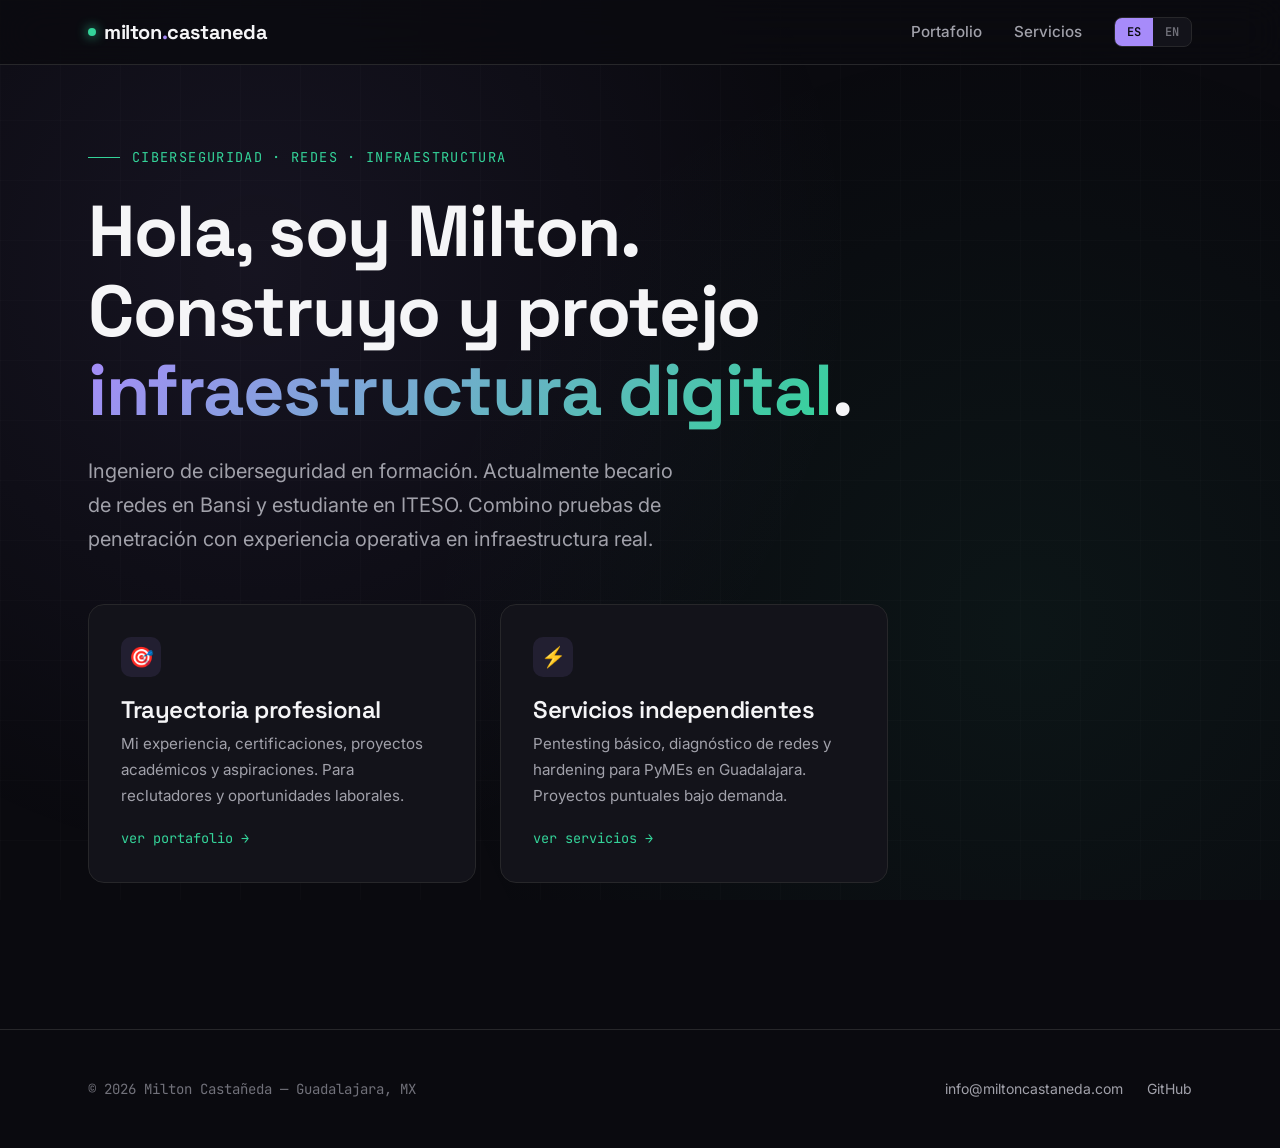
<file: index.html>
<!DOCTYPE html>
<html lang="es">
<head>
  <meta charset="UTF-8">
  <meta name="viewport" content="width=device-width, initial-scale=1.0">
  <meta name="description" content="Milton Castañeda — Ingeniero de Ciberseguridad y Redes en formación. Pentesting, infraestructura y consultoría para PyMEs en Guadalajara.">
  <meta name="keywords" content="ciberseguridad, pentesting, redes, consultor, Guadalajara, México">
  <meta name="author" content="Milton Castañeda">

  <!-- Open Graph -->
  <meta property="og:title" content="Milton Castañeda — Cybersecurity & Networks">
  <meta property="og:description" content="Pentesting, redes y consultoría de ciberseguridad.">
  <meta property="og:type" content="website">
  <meta property="og:url" content="https://miltoncastaneda.com">

  <title>Milton Castañeda — Cybersecurity & Networks</title>

  <!-- Fonts -->
  <link rel="preconnect" href="https://fonts.googleapis.com">
  <link rel="preconnect" href="https://fonts.gstatic.com" crossorigin>
  <link href="https://fonts.googleapis.com/css2?family=Space+Grotesk:wght@400;500;600;700&family=Inter:wght@400;500;600&family=JetBrains+Mono:wght@400;500&display=swap" rel="stylesheet">

  <link rel="stylesheet" href="assets/styles.css">
</head>
<body>

  <nav>
    <div class="container">
      <a href="/" class="logo">
        <span class="logo-dot"></span>
        <span>milton<span style="color: var(--accent-violet)">.</span>castaneda</span>
      </a>
      <div class="nav-links">
        <a href="portafolio/" data-lang="es">Portafolio</a>
        <a href="portafolio/" data-lang="en">Portfolio</a>
        <a href="servicios/" data-lang="es">Servicios</a>
        <a href="servicios/" data-lang="en">Services</a>
        <div class="lang-switcher" role="group" aria-label="Language">
          <button data-set-lang="es" aria-pressed="true">ES</button>
          <button data-set-lang="en" aria-pressed="false">EN</button>
        </div>
      </div>
    </div>
  </nav>

  <section class="hero">
    <div class="container">

      <!-- ESPAÑOL -->
      <div data-lang="es">
        <div class="hero-eyebrow">CIBERSEGURIDAD · REDES · INFRAESTRUCTURA</div>
        <h1>
          Hola, soy Milton.<br>
          Construyo y protejo <span class="gradient">infraestructura digital</span>.
        </h1>
        <p class="hero-subtitle">
          Ingeniero de ciberseguridad en formación. Actualmente becario de redes en Bansi y estudiante en ITESO.
          Combino pruebas de penetración con experiencia operativa en infraestructura real.
        </p>

        <div class="hero-paths">
          <a href="portafolio/" class="path-card">
            <div class="icon">🎯</div>
            <h3>Trayectoria profesional</h3>
            <p>Mi experiencia, certificaciones, proyectos académicos y aspiraciones. Para reclutadores y oportunidades laborales.</p>
            <span class="arrow">ver portafolio →</span>
          </a>

          <a href="servicios/" class="path-card">
            <div class="icon">⚡</div>
            <h3>Servicios independientes</h3>
            <p>Pentesting básico, diagnóstico de redes y hardening para PyMEs en Guadalajara. Proyectos puntuales bajo demanda.</p>
            <span class="arrow">ver servicios →</span>
          </a>
        </div>
      </div>

      <!-- INGLÉS -->
      <div data-lang="en" style="display:none">
        <div class="hero-eyebrow">CYBERSECURITY · NETWORKS · INFRASTRUCTURE</div>
        <h1>
          Hi, I'm Milton.<br>
          I build and protect <span class="gradient">digital infrastructure</span>.
        </h1>
        <p class="hero-subtitle">
          Cybersecurity engineer in training. Currently a network intern at Bansi and student at ITESO.
          I combine penetration testing with hands-on infrastructure experience.
        </p>

        <div class="hero-paths">
          <a href="portafolio/" class="path-card">
            <div class="icon">🎯</div>
            <h3>Professional path</h3>
            <p>My experience, certifications, academic projects and goals. For recruiters and job opportunities.</p>
            <span class="arrow">view portfolio →</span>
          </a>

          <a href="servicios/" class="path-card">
            <div class="icon">⚡</div>
            <h3>Freelance services</h3>
            <p>Basic pentesting, network diagnostics and hardening for SMBs in Guadalajara. On-demand projects.</p>
            <span class="arrow">view services →</span>
          </a>
        </div>
      </div>

    </div>
  </section>

  <footer>
    <div class="container">
      <div class="footer-meta">
        © 2026 Milton Castañeda — Guadalajara, MX
      </div>
      <div class="footer-links">
        <a href="mailto:info@miltoncastaneda.com">info@miltoncastaneda.com</a>
        <a href="https://github.com/miltoncastaneda04" target="_blank" rel="noopener">GitHub</a>
      </div>
    </div>
  </footer>

  <script src="assets/script.js"></script>
</body>
</html>
</file>
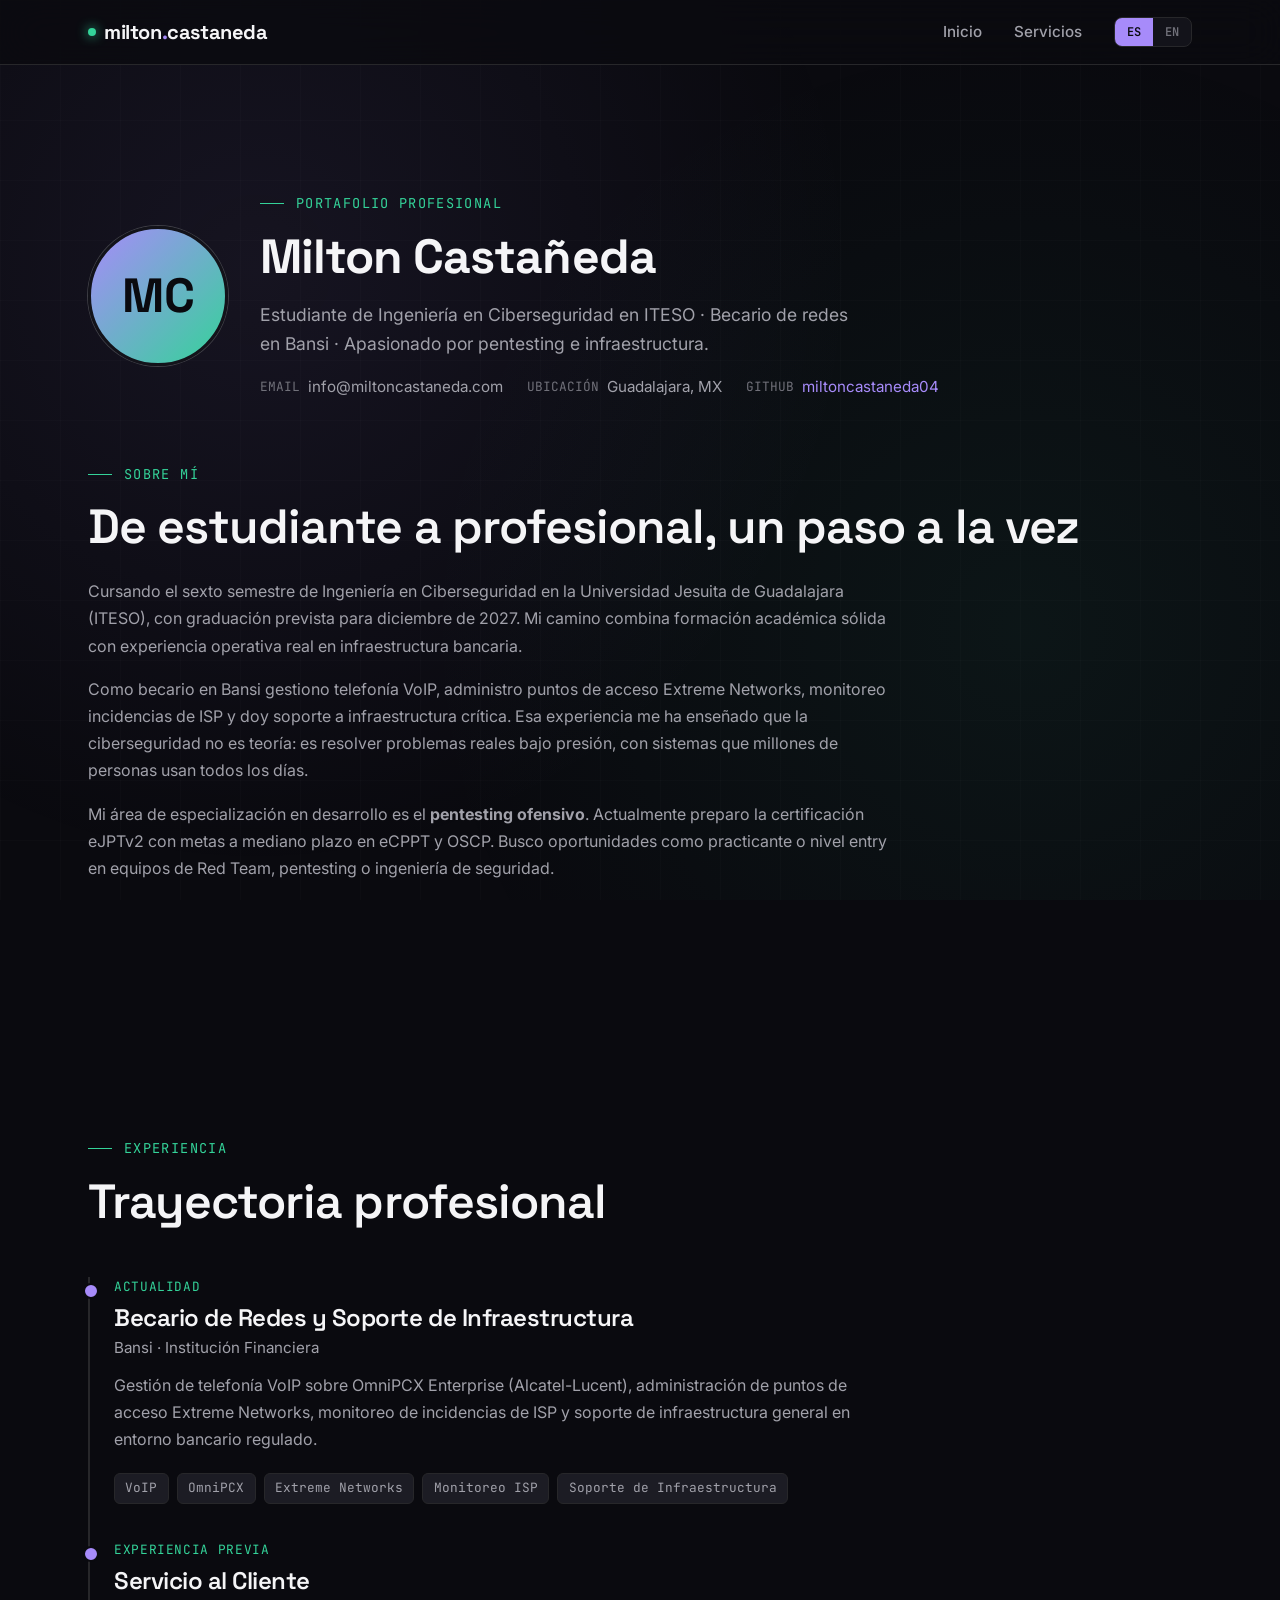
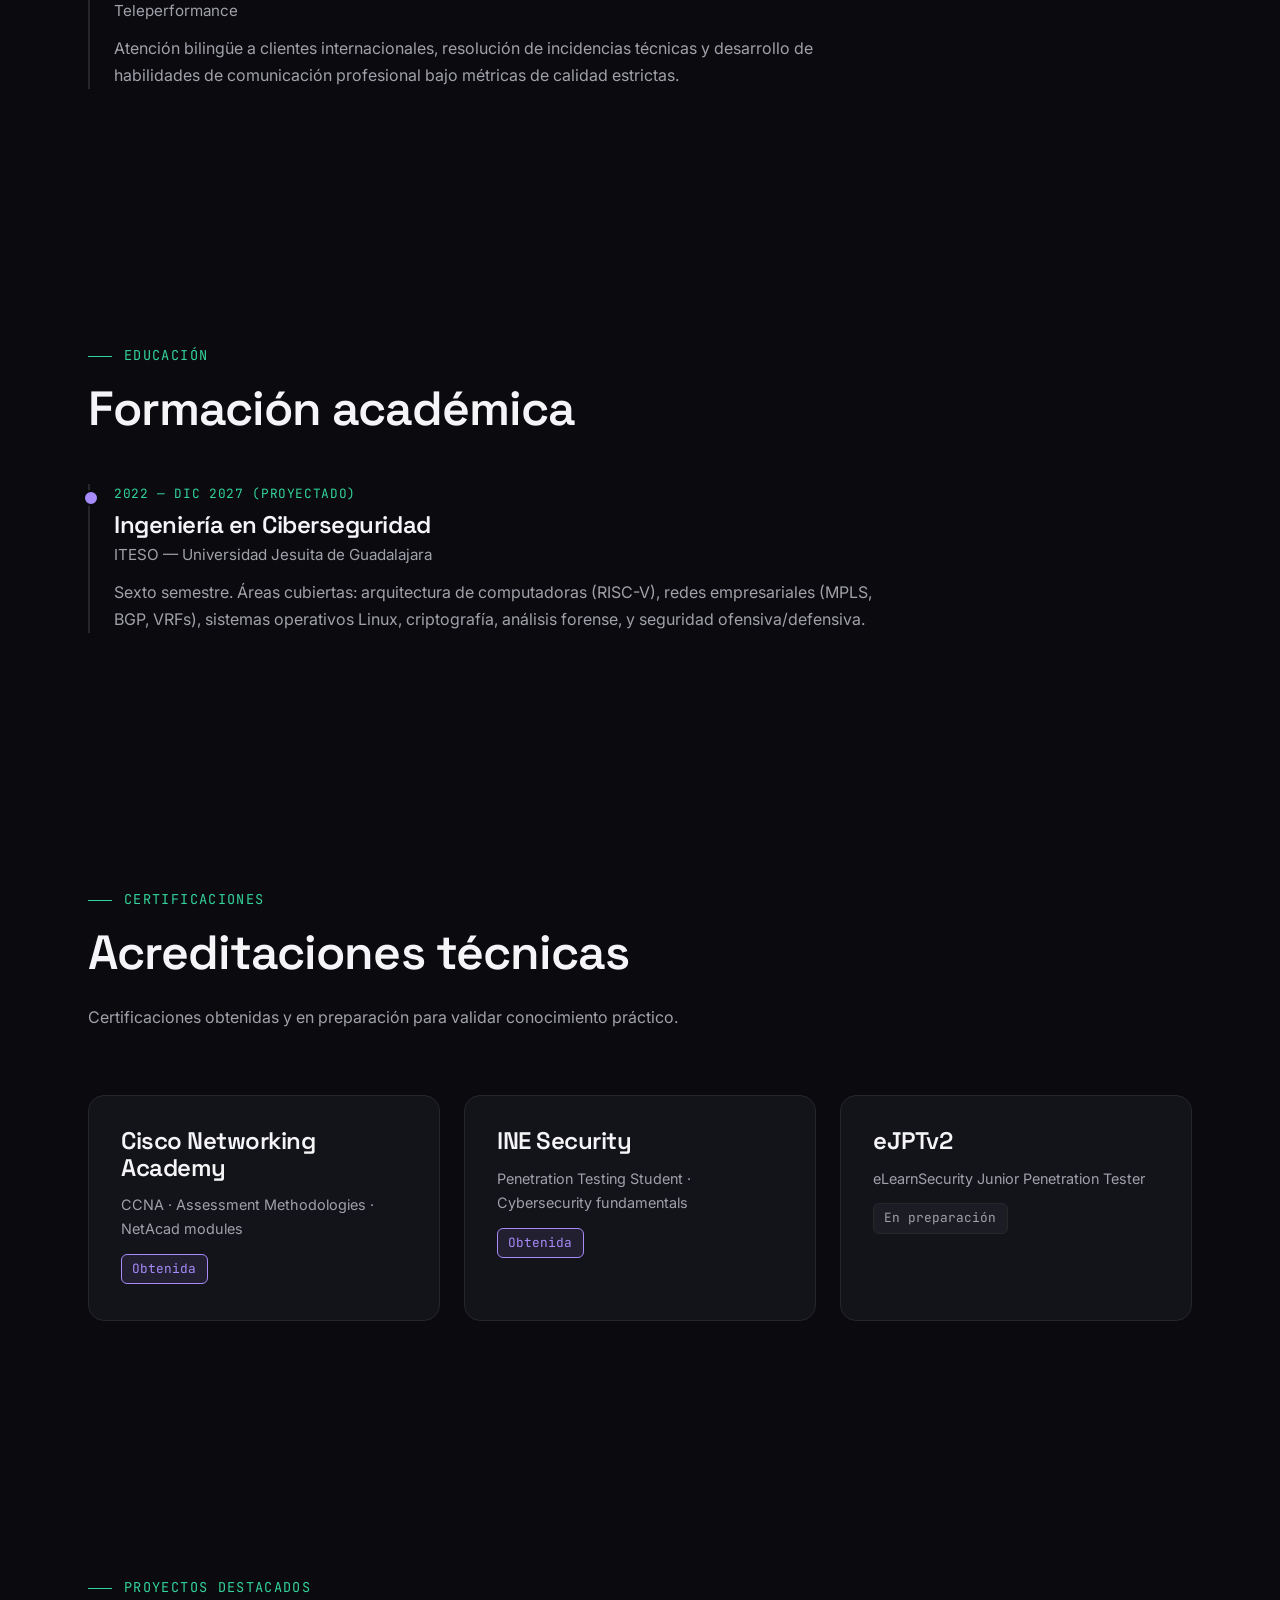
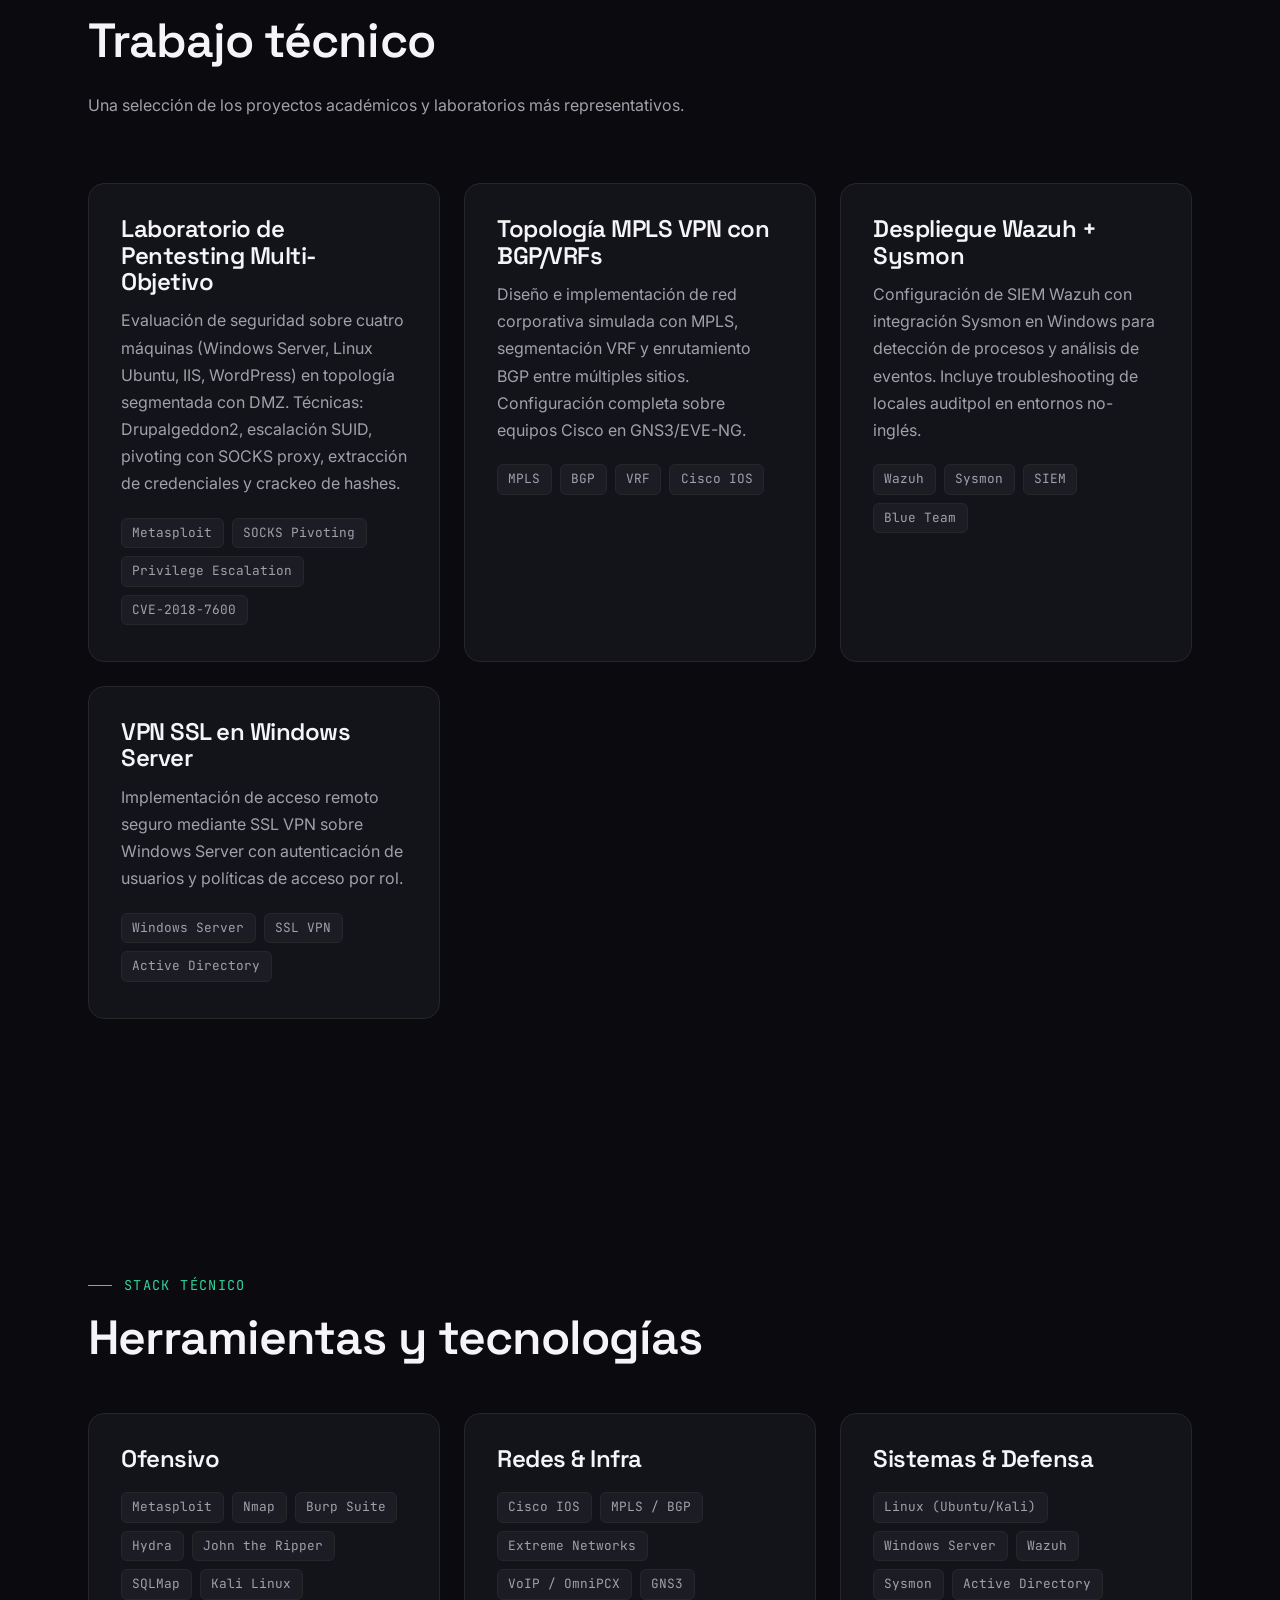
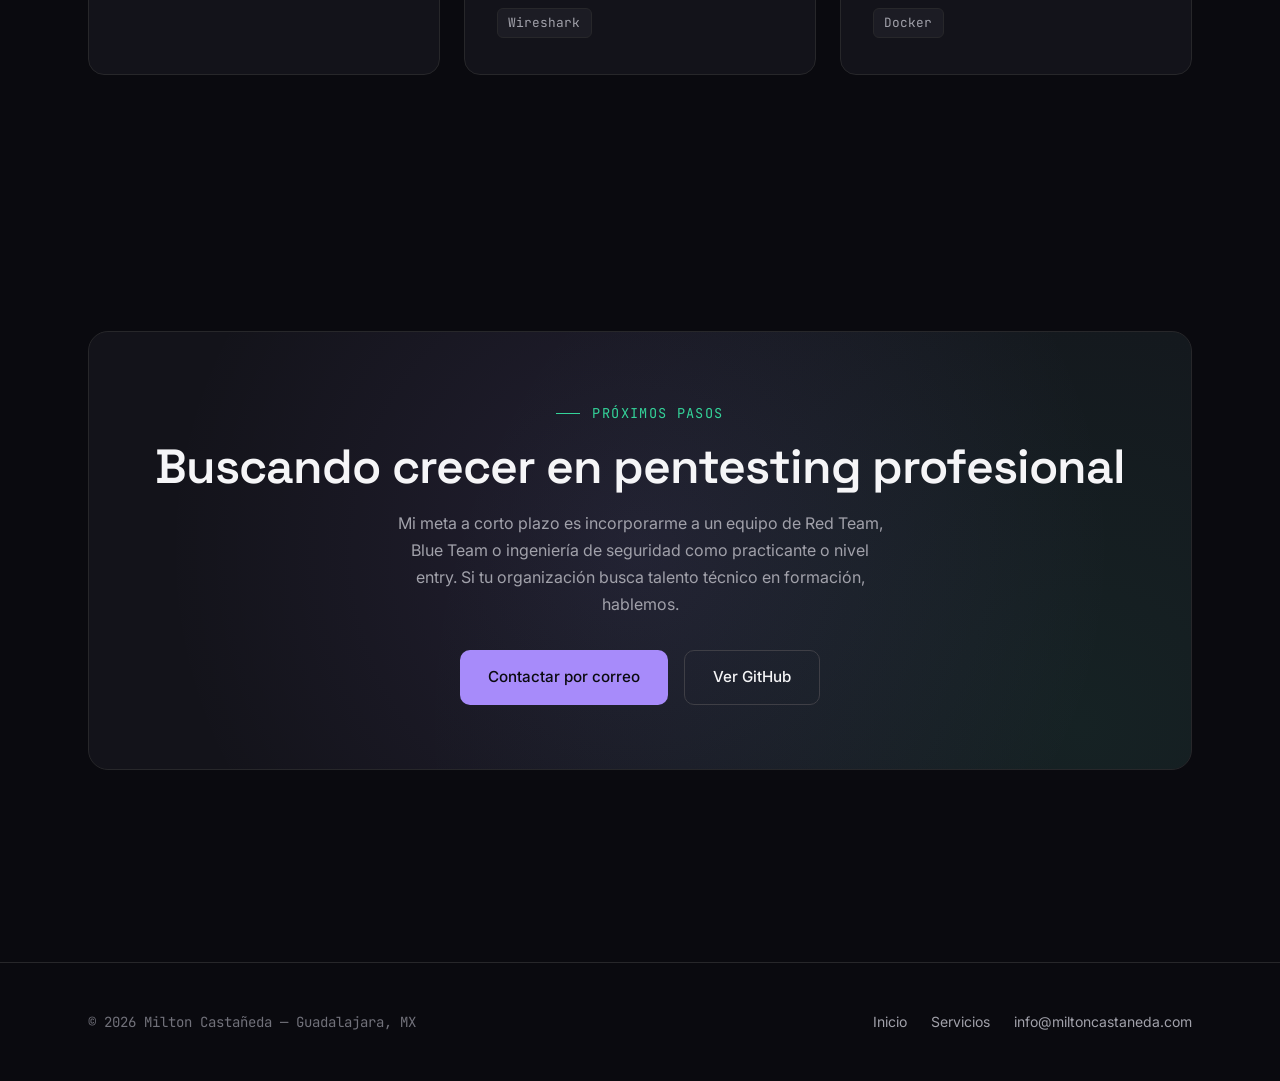
<file: portafolio/index.html>
<!DOCTYPE html>
<html lang="es">
<head>
  <meta charset="UTF-8">
  <meta name="viewport" content="width=device-width, initial-scale=1.0">
  <meta name="description" content="Trayectoria profesional de Milton Castañeda — Ingeniero de Ciberseguridad y Redes.">
  <title>Portafolio — Milton Castañeda</title>

  <link rel="preconnect" href="https://fonts.googleapis.com">
  <link rel="preconnect" href="https://fonts.gstatic.com" crossorigin>
  <link href="https://fonts.googleapis.com/css2?family=Space+Grotesk:wght@400;500;600;700&family=Inter:wght@400;500;600&family=JetBrains+Mono:wght@400;500&display=swap" rel="stylesheet">

  <link rel="stylesheet" href="../assets/styles.css">
</head>
<body>

  <nav>
    <div class="container">
      <a href="../" class="logo">
        <span class="logo-dot"></span>
        <span>milton<span style="color: var(--accent-violet)">.</span>castaneda</span>
      </a>
      <div class="nav-links">
        <a href="../" data-lang="es">Inicio</a>
        <a href="../" data-lang="en">Home</a>
        <a href="../servicios/" data-lang="es">Servicios</a>
        <a href="../servicios/" data-lang="en">Services</a>
        <div class="lang-switcher" role="group" aria-label="Language">
          <button data-set-lang="es" aria-pressed="true">ES</button>
          <button data-set-lang="en" aria-pressed="false">EN</button>
        </div>
      </div>
    </div>
  </nav>

  <section>
    <div class="container">

      <!-- HEADER PROFILE -->
      <div class="profile-header">
        <div class="profile-avatar">MC</div>
        <div>
          <div data-lang="es">
            <div class="section-label">PORTAFOLIO PROFESIONAL</div>
            <h1 style="font-size: clamp(2rem, 4vw, 3rem); margin-bottom: 1rem;">Milton Castañeda</h1>
            <p style="font-size: 1.1rem; max-width: 600px;">
              Estudiante de Ingeniería en Ciberseguridad en ITESO · Becario de redes en Bansi · Apasionado por pentesting e infraestructura.
            </p>
            <ul class="contact-list">
              <li><span class="label">EMAIL</span> info@miltoncastaneda.com</li>
              <li><span class="label">UBICACIÓN</span> Guadalajara, MX</li>
              <li><span class="label">GITHUB</span> <a href="https://github.com/miltoncastaneda04" target="_blank" rel="noopener">miltoncastaneda04</a></li>
            </ul>
          </div>
          <div data-lang="en" style="display:none">
            <div class="section-label">PROFESSIONAL PORTFOLIO</div>
            <h1 style="font-size: clamp(2rem, 4vw, 3rem); margin-bottom: 1rem;">Milton Castañeda</h1>
            <p style="font-size: 1.1rem; max-width: 600px;">
              Cybersecurity Engineering student at ITESO · Network intern at Bansi · Passionate about pentesting and infrastructure.
            </p>
            <ul class="contact-list">
              <li><span class="label">EMAIL</span> info@miltoncastaneda.com</li>
              <li><span class="label">LOCATION</span> Guadalajara, MX</li>
              <li><span class="label">GITHUB</span> <a href="https://github.com/miltoncastaneda04" target="_blank" rel="noopener">miltoncastaneda04</a></li>
            </ul>
          </div>
        </div>
      </div>

      <!-- SOBRE MÍ -->
      <div data-lang="es">
        <div class="section-label">SOBRE MÍ</div>
        <h2>De estudiante a profesional, un paso a la vez</h2>
        <div style="max-width: 800px;">
          <p style="margin-bottom: 1rem;">
            Cursando el sexto semestre de Ingeniería en Ciberseguridad en la Universidad Jesuita de Guadalajara (ITESO),
            con graduación prevista para diciembre de 2027. Mi camino combina formación académica sólida con experiencia
            operativa real en infraestructura bancaria.
          </p>
          <p style="margin-bottom: 1rem;">
            Como becario en Bansi gestiono telefonía VoIP, administro puntos de acceso Extreme Networks, monitoreo
            incidencias de ISP y doy soporte a infraestructura crítica. Esa experiencia me ha enseñado que la
            ciberseguridad no es teoría: es resolver problemas reales bajo presión, con sistemas que millones
            de personas usan todos los días.
          </p>
          <p>
            Mi área de especialización en desarrollo es el <strong>pentesting ofensivo</strong>. Actualmente preparo
            la certificación eJPTv2 con metas a mediano plazo en eCPPT y OSCP. Busco oportunidades como practicante
            o nivel entry en equipos de Red Team, pentesting o ingeniería de seguridad.
          </p>
        </div>
      </div>

      <div data-lang="en" style="display:none">
        <div class="section-label">ABOUT ME</div>
        <h2>From student to professional, one step at a time</h2>
        <div style="max-width: 800px;">
          <p style="margin-bottom: 1rem;">
            Currently in my sixth semester of Cybersecurity Engineering at Universidad Jesuita de Guadalajara (ITESO),
            with expected graduation in December 2027. My journey combines solid academic training with real operational
            experience in banking infrastructure.
          </p>
          <p style="margin-bottom: 1rem;">
            As a network intern at Bansi I manage VoIP telephony, administer Extreme Networks access points,
            monitor ISP incidents and support critical infrastructure. This experience has taught me that
            cybersecurity is not theory: it's solving real problems under pressure, with systems that millions
            of people use every day.
          </p>
          <p>
            My specialization area in development is <strong>offensive pentesting</strong>. I'm currently preparing
            for the eJPTv2 certification with mid-term goals in eCPPT and OSCP. I'm looking for internship or
            entry-level opportunities in Red Team, pentesting or security engineering teams.
          </p>
        </div>
      </div>

    </div>
  </section>

  <!-- EXPERIENCIA -->
  <section>
    <div class="container">
      <div data-lang="es">
        <div class="section-label">EXPERIENCIA</div>
        <h2>Trayectoria profesional</h2>
      </div>
      <div data-lang="en" style="display:none">
        <div class="section-label">EXPERIENCE</div>
        <h2>Professional experience</h2>
      </div>

      <div style="max-width: 800px; margin-top: 3rem;">

        <!-- Bansi -->
        <div class="timeline-item">
          <div data-lang="es">
            <div class="date">ACTUALIDAD</div>
            <h3>Becario de Redes y Soporte de Infraestructura</h3>
            <div class="org">Bansi · Institución Financiera</div>
            <p>
              Gestión de telefonía VoIP sobre OmniPCX Enterprise (Alcatel-Lucent), administración de puntos de
              acceso Extreme Networks, monitoreo de incidencias de ISP y soporte de infraestructura general
              en entorno bancario regulado.
            </p>
            <div style="margin-top: 1rem;">
              <span class="skill-tag">VoIP</span>
              <span class="skill-tag">OmniPCX</span>
              <span class="skill-tag">Extreme Networks</span>
              <span class="skill-tag">Monitoreo ISP</span>
              <span class="skill-tag">Soporte de Infraestructura</span>
            </div>
          </div>
          <div data-lang="en" style="display:none">
            <div class="date">CURRENT</div>
            <h3>Network & Infrastructure Support Intern</h3>
            <div class="org">Bansi · Financial Institution</div>
            <p>
              VoIP telephony management on OmniPCX Enterprise (Alcatel-Lucent), administration of Extreme Networks
              access points, ISP incident monitoring and general infrastructure support in a regulated banking environment.
            </p>
            <div style="margin-top: 1rem;">
              <span class="skill-tag">VoIP</span>
              <span class="skill-tag">OmniPCX</span>
              <span class="skill-tag">Extreme Networks</span>
              <span class="skill-tag">ISP Monitoring</span>
              <span class="skill-tag">Infrastructure Support</span>
            </div>
          </div>
        </div>

        <!-- Teleperformance -->
        <div class="timeline-item">
          <div data-lang="es">
            <div class="date">EXPERIENCIA PREVIA</div>
            <h3>Servicio al Cliente</h3>
            <div class="org">Teleperformance</div>
            <p>
              Atención bilingüe a clientes internacionales, resolución de incidencias técnicas y desarrollo
              de habilidades de comunicación profesional bajo métricas de calidad estrictas.
            </p>
          </div>
          <div data-lang="en" style="display:none">
            <div class="date">PRIOR EXPERIENCE</div>
            <h3>Customer Service Representative</h3>
            <div class="org">Teleperformance</div>
            <p>
              Bilingual support for international clients, resolution of technical incidents and development
              of professional communication skills under strict quality metrics.
            </p>
          </div>
        </div>

      </div>
    </div>
  </section>

  <!-- EDUCACIÓN -->
  <section>
    <div class="container">
      <div data-lang="es">
        <div class="section-label">EDUCACIÓN</div>
        <h2>Formación académica</h2>
      </div>
      <div data-lang="en" style="display:none">
        <div class="section-label">EDUCATION</div>
        <h2>Academic background</h2>
      </div>

      <div style="max-width: 800px; margin-top: 3rem;">
        <div class="timeline-item">
          <div data-lang="es">
            <div class="date">2022 — DIC 2027 (PROYECTADO)</div>
            <h3>Ingeniería en Ciberseguridad</h3>
            <div class="org">ITESO — Universidad Jesuita de Guadalajara</div>
            <p>
              Sexto semestre. Áreas cubiertas: arquitectura de computadoras (RISC-V), redes empresariales
              (MPLS, BGP, VRFs), sistemas operativos Linux, criptografía, análisis forense, y seguridad ofensiva/defensiva.
            </p>
          </div>
          <div data-lang="en" style="display:none">
            <div class="date">2022 — DEC 2027 (PROJECTED)</div>
            <h3>B.Eng. in Cybersecurity</h3>
            <div class="org">ITESO — Jesuit University of Guadalajara</div>
            <p>
              Sixth semester. Covered areas: computer architecture (RISC-V), enterprise networking
              (MPLS, BGP, VRFs), Linux systems, cryptography, digital forensics, and offensive/defensive security.
            </p>
          </div>
        </div>
      </div>
    </div>
  </section>

  <!-- CERTIFICACIONES -->
  <section>
    <div class="container">
      <div data-lang="es">
        <div class="section-label">CERTIFICACIONES</div>
        <h2>Acreditaciones técnicas</h2>
        <p class="section-intro">Certificaciones obtenidas y en preparación para validar conocimiento práctico.</p>
      </div>
      <div data-lang="en" style="display:none">
        <div class="section-label">CERTIFICATIONS</div>
        <h2>Technical credentials</h2>
        <p class="section-intro">Earned certifications and those in preparation to validate practical knowledge.</p>
      </div>

      <div class="grid grid-3">
        <div class="card">
          <div data-lang="es">
            <h3>Cisco Networking Academy</h3>
            <p style="font-size: 0.9rem; margin-bottom: 0.5rem;">CCNA · Assessment Methodologies · NetAcad modules</p>
            <span class="skill-tag highlight">Obtenida</span>
          </div>
          <div data-lang="en" style="display:none">
            <h3>Cisco Networking Academy</h3>
            <p style="font-size: 0.9rem; margin-bottom: 0.5rem;">CCNA · Assessment Methodologies · NetAcad modules</p>
            <span class="skill-tag highlight">Earned</span>
          </div>
        </div>

        <div class="card">
          <div data-lang="es">
            <h3>INE Security</h3>
            <p style="font-size: 0.9rem; margin-bottom: 0.5rem;">Penetration Testing Student · Cybersecurity fundamentals</p>
            <span class="skill-tag highlight">Obtenida</span>
          </div>
          <div data-lang="en" style="display:none">
            <h3>INE Security</h3>
            <p style="font-size: 0.9rem; margin-bottom: 0.5rem;">Penetration Testing Student · Cybersecurity fundamentals</p>
            <span class="skill-tag highlight">Earned</span>
          </div>
        </div>

        <div class="card">
          <div data-lang="es">
            <h3>eJPTv2</h3>
            <p style="font-size: 0.9rem; margin-bottom: 0.5rem;">eLearnSecurity Junior Penetration Tester</p>
            <span class="skill-tag">En preparación</span>
          </div>
          <div data-lang="en" style="display:none">
            <h3>eJPTv2</h3>
            <p style="font-size: 0.9rem; margin-bottom: 0.5rem;">eLearnSecurity Junior Penetration Tester</p>
            <span class="skill-tag">In preparation</span>
          </div>
        </div>
      </div>
    </div>
  </section>

  <!-- PROYECTOS -->
  <section>
    <div class="container">
      <div data-lang="es">
        <div class="section-label">PROYECTOS DESTACADOS</div>
        <h2>Trabajo técnico</h2>
        <p class="section-intro">Una selección de los proyectos académicos y laboratorios más representativos.</p>
      </div>
      <div data-lang="en" style="display:none">
        <div class="section-label">FEATURED PROJECTS</div>
        <h2>Technical work</h2>
        <p class="section-intro">A selection of the most representative academic projects and labs.</p>
      </div>

      <div class="grid grid-2">
        <div class="card">
          <div data-lang="es">
            <h3>Laboratorio de Pentesting Multi-Objetivo</h3>
            <p style="margin-bottom: 1rem;">
              Evaluación de seguridad sobre cuatro máquinas (Windows Server, Linux Ubuntu, IIS, WordPress)
              en topología segmentada con DMZ. Técnicas: Drupalgeddon2, escalación SUID, pivoting con SOCKS proxy,
              extracción de credenciales y crackeo de hashes.
            </p>
            <div>
              <span class="skill-tag">Metasploit</span>
              <span class="skill-tag">SOCKS Pivoting</span>
              <span class="skill-tag">Privilege Escalation</span>
              <span class="skill-tag">CVE-2018-7600</span>
            </div>
          </div>
          <div data-lang="en" style="display:none">
            <h3>Multi-Target Pentesting Lab</h3>
            <p style="margin-bottom: 1rem;">
              Security assessment over four machines (Windows Server, Linux Ubuntu, IIS, WordPress) in a segmented
              topology with DMZ. Techniques: Drupalgeddon2, SUID escalation, SOCKS proxy pivoting, credential
              extraction and hash cracking.
            </p>
            <div>
              <span class="skill-tag">Metasploit</span>
              <span class="skill-tag">SOCKS Pivoting</span>
              <span class="skill-tag">Privilege Escalation</span>
              <span class="skill-tag">CVE-2018-7600</span>
            </div>
          </div>
        </div>

        <div class="card">
          <div data-lang="es">
            <h3>Topología MPLS VPN con BGP/VRFs</h3>
            <p style="margin-bottom: 1rem;">
              Diseño e implementación de red corporativa simulada con MPLS, segmentación VRF y enrutamiento
              BGP entre múltiples sitios. Configuración completa sobre equipos Cisco en GNS3/EVE-NG.
            </p>
            <div>
              <span class="skill-tag">MPLS</span>
              <span class="skill-tag">BGP</span>
              <span class="skill-tag">VRF</span>
              <span class="skill-tag">Cisco IOS</span>
            </div>
          </div>
          <div data-lang="en" style="display:none">
            <h3>MPLS VPN Topology with BGP/VRFs</h3>
            <p style="margin-bottom: 1rem;">
              Design and implementation of a simulated corporate network with MPLS, VRF segmentation and BGP
              routing across multiple sites. Full configuration on Cisco equipment in GNS3/EVE-NG.
            </p>
            <div>
              <span class="skill-tag">MPLS</span>
              <span class="skill-tag">BGP</span>
              <span class="skill-tag">VRF</span>
              <span class="skill-tag">Cisco IOS</span>
            </div>
          </div>
        </div>

        <div class="card">
          <div data-lang="es">
            <h3>Despliegue Wazuh + Sysmon</h3>
            <p style="margin-bottom: 1rem;">
              Configuración de SIEM Wazuh con integración Sysmon en Windows para detección de procesos
              y análisis de eventos. Incluye troubleshooting de locales auditpol en entornos no-inglés.
            </p>
            <div>
              <span class="skill-tag">Wazuh</span>
              <span class="skill-tag">Sysmon</span>
              <span class="skill-tag">SIEM</span>
              <span class="skill-tag">Blue Team</span>
            </div>
          </div>
          <div data-lang="en" style="display:none">
            <h3>Wazuh + Sysmon Deployment</h3>
            <p style="margin-bottom: 1rem;">
              Wazuh SIEM configuration with Sysmon integration on Windows for process detection and event
              analysis. Includes troubleshooting auditpol locales in non-English environments.
            </p>
            <div>
              <span class="skill-tag">Wazuh</span>
              <span class="skill-tag">Sysmon</span>
              <span class="skill-tag">SIEM</span>
              <span class="skill-tag">Blue Team</span>
            </div>
          </div>
        </div>

        <div class="card">
          <div data-lang="es">
            <h3>VPN SSL en Windows Server</h3>
            <p style="margin-bottom: 1rem;">
              Implementación de acceso remoto seguro mediante SSL VPN sobre Windows Server con autenticación
              de usuarios y políticas de acceso por rol.
            </p>
            <div>
              <span class="skill-tag">Windows Server</span>
              <span class="skill-tag">SSL VPN</span>
              <span class="skill-tag">Active Directory</span>
            </div>
          </div>
          <div data-lang="en" style="display:none">
            <h3>SSL VPN on Windows Server</h3>
            <p style="margin-bottom: 1rem;">
              Implementation of secure remote access via SSL VPN on Windows Server with user authentication
              and role-based access policies.
            </p>
            <div>
              <span class="skill-tag">Windows Server</span>
              <span class="skill-tag">SSL VPN</span>
              <span class="skill-tag">Active Directory</span>
            </div>
          </div>
        </div>
      </div>
    </div>
  </section>

  <!-- STACK -->
  <section>
    <div class="container">
      <div data-lang="es">
        <div class="section-label">STACK TÉCNICO</div>
        <h2>Herramientas y tecnologías</h2>
      </div>
      <div data-lang="en" style="display:none">
        <div class="section-label">TECHNICAL STACK</div>
        <h2>Tools and technologies</h2>
      </div>

      <div class="grid grid-3" style="margin-top: 3rem;">
        <div class="card">
          <h3 data-lang="es">Ofensivo</h3>
          <h3 data-lang="en" style="display:none">Offensive</h3>
          <div style="margin-top: 1rem;">
            <span class="skill-tag">Metasploit</span>
            <span class="skill-tag">Nmap</span>
            <span class="skill-tag">Burp Suite</span>
            <span class="skill-tag">Hydra</span>
            <span class="skill-tag">John the Ripper</span>
            <span class="skill-tag">SQLMap</span>
            <span class="skill-tag">Kali Linux</span>
          </div>
        </div>

        <div class="card">
          <h3 data-lang="es">Redes & Infra</h3>
          <h3 data-lang="en" style="display:none">Networks & Infra</h3>
          <div style="margin-top: 1rem;">
            <span class="skill-tag">Cisco IOS</span>
            <span class="skill-tag">MPLS / BGP</span>
            <span class="skill-tag">Extreme Networks</span>
            <span class="skill-tag">VoIP / OmniPCX</span>
            <span class="skill-tag">GNS3</span>
            <span class="skill-tag">Wireshark</span>
          </div>
        </div>

        <div class="card">
          <h3 data-lang="es">Sistemas & Defensa</h3>
          <h3 data-lang="en" style="display:none">Systems & Defense</h3>
          <div style="margin-top: 1rem;">
            <span class="skill-tag">Linux (Ubuntu/Kali)</span>
            <span class="skill-tag">Windows Server</span>
            <span class="skill-tag">Wazuh</span>
            <span class="skill-tag">Sysmon</span>
            <span class="skill-tag">Active Directory</span>
            <span class="skill-tag">Docker</span>
          </div>
        </div>
      </div>
    </div>
  </section>

  <!-- ASPIRACIONES -->
  <section>
    <div class="container">
      <div class="cta-banner">
        <div data-lang="es">
          <div class="section-label" style="justify-content: center; display: inline-flex;">PRÓXIMOS PASOS</div>
          <h2>Buscando crecer en pentesting profesional</h2>
          <p>
            Mi meta a corto plazo es incorporarme a un equipo de Red Team, Blue Team o ingeniería de seguridad
            como practicante o nivel entry. Si tu organización busca talento técnico en formación, hablemos.
          </p>
          <div class="cta-buttons">
            <a href="mailto:info@miltoncastaneda.com" class="btn btn-primary">Contactar por correo</a>
            <a href="https://github.com/miltoncastaneda04" target="_blank" rel="noopener" class="btn btn-secondary">Ver GitHub</a>
          </div>
        </div>
        <div data-lang="en" style="display:none">
          <div class="section-label" style="justify-content: center; display: inline-flex;">NEXT STEPS</div>
          <h2>Looking to grow in professional pentesting</h2>
          <p>
            My short-term goal is to join a Red Team, Blue Team or security engineering team as an intern
            or entry-level engineer. If your organization is looking for technical talent in training, let's talk.
          </p>
          <div class="cta-buttons">
            <a href="mailto:info@miltoncastaneda.com" class="btn btn-primary">Email me</a>
            <a href="https://github.com/miltoncastaneda04" target="_blank" rel="noopener" class="btn btn-secondary">View GitHub</a>
          </div>
        </div>
      </div>
    </div>
  </section>

  <footer>
    <div class="container">
      <div class="footer-meta">
        © 2026 Milton Castañeda — Guadalajara, MX
      </div>
      <div class="footer-links">
        <a href="../">
          <span data-lang="es">Inicio</span>
          <span data-lang="en" style="display:none">Home</span>
        </a>
        <a href="../servicios/">
          <span data-lang="es">Servicios</span>
          <span data-lang="en" style="display:none">Services</span>
        </a>
        <a href="mailto:info@miltoncastaneda.com">info@miltoncastaneda.com</a>
      </div>
    </div>
  </footer>

  <script src="../assets/script.js"></script>
</body>
</html>
</file>
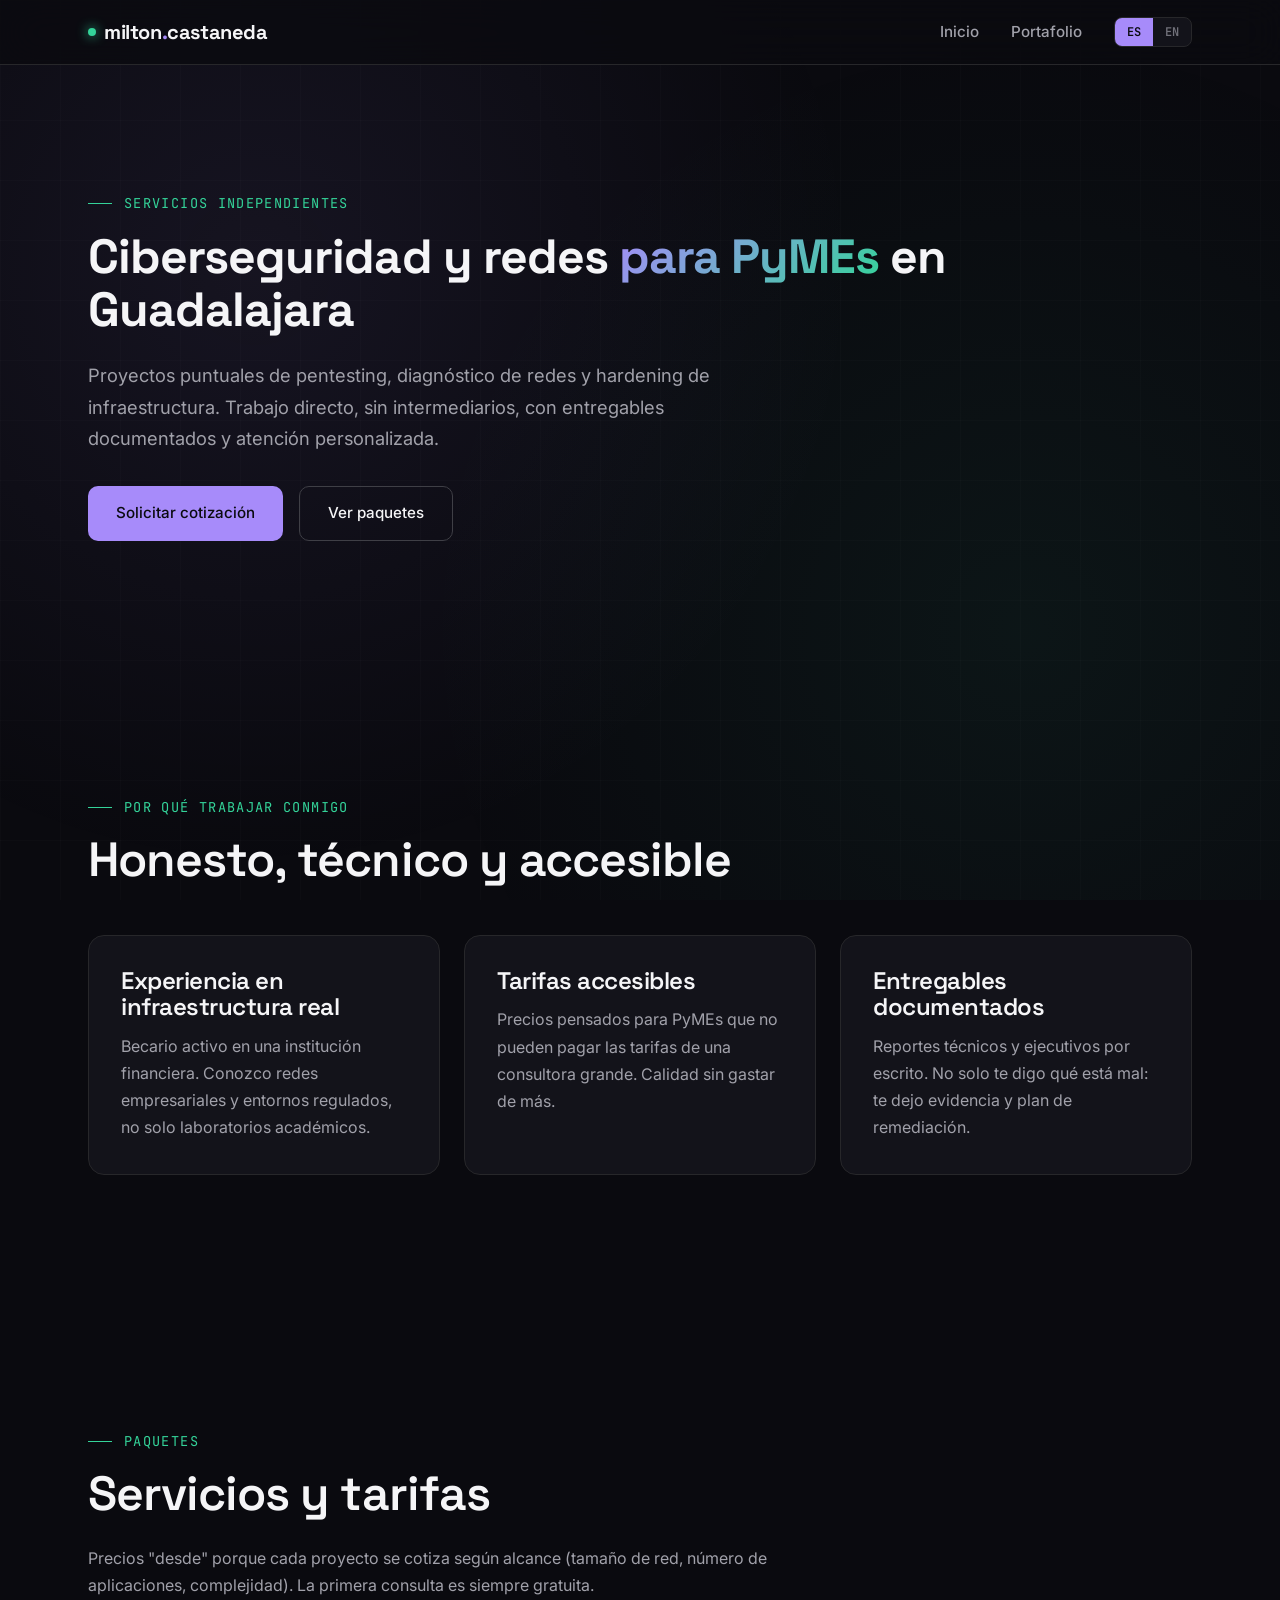
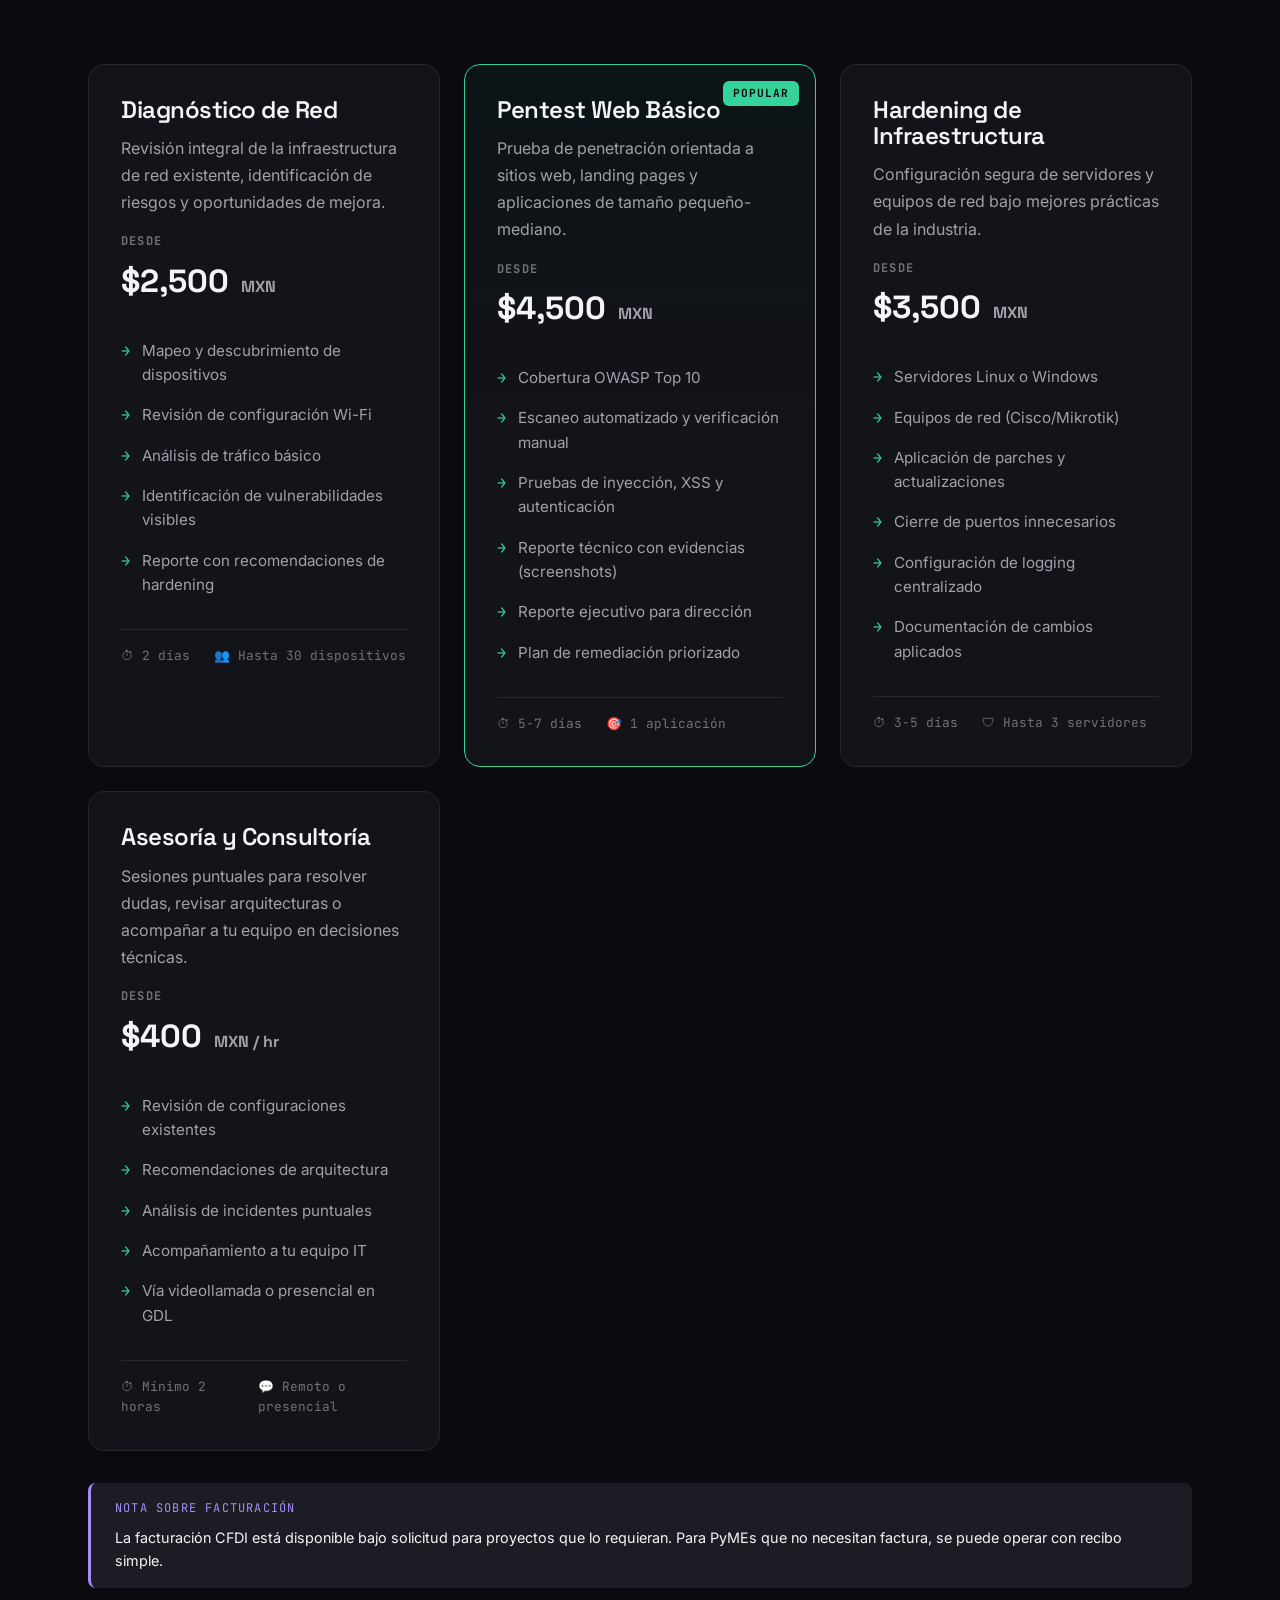
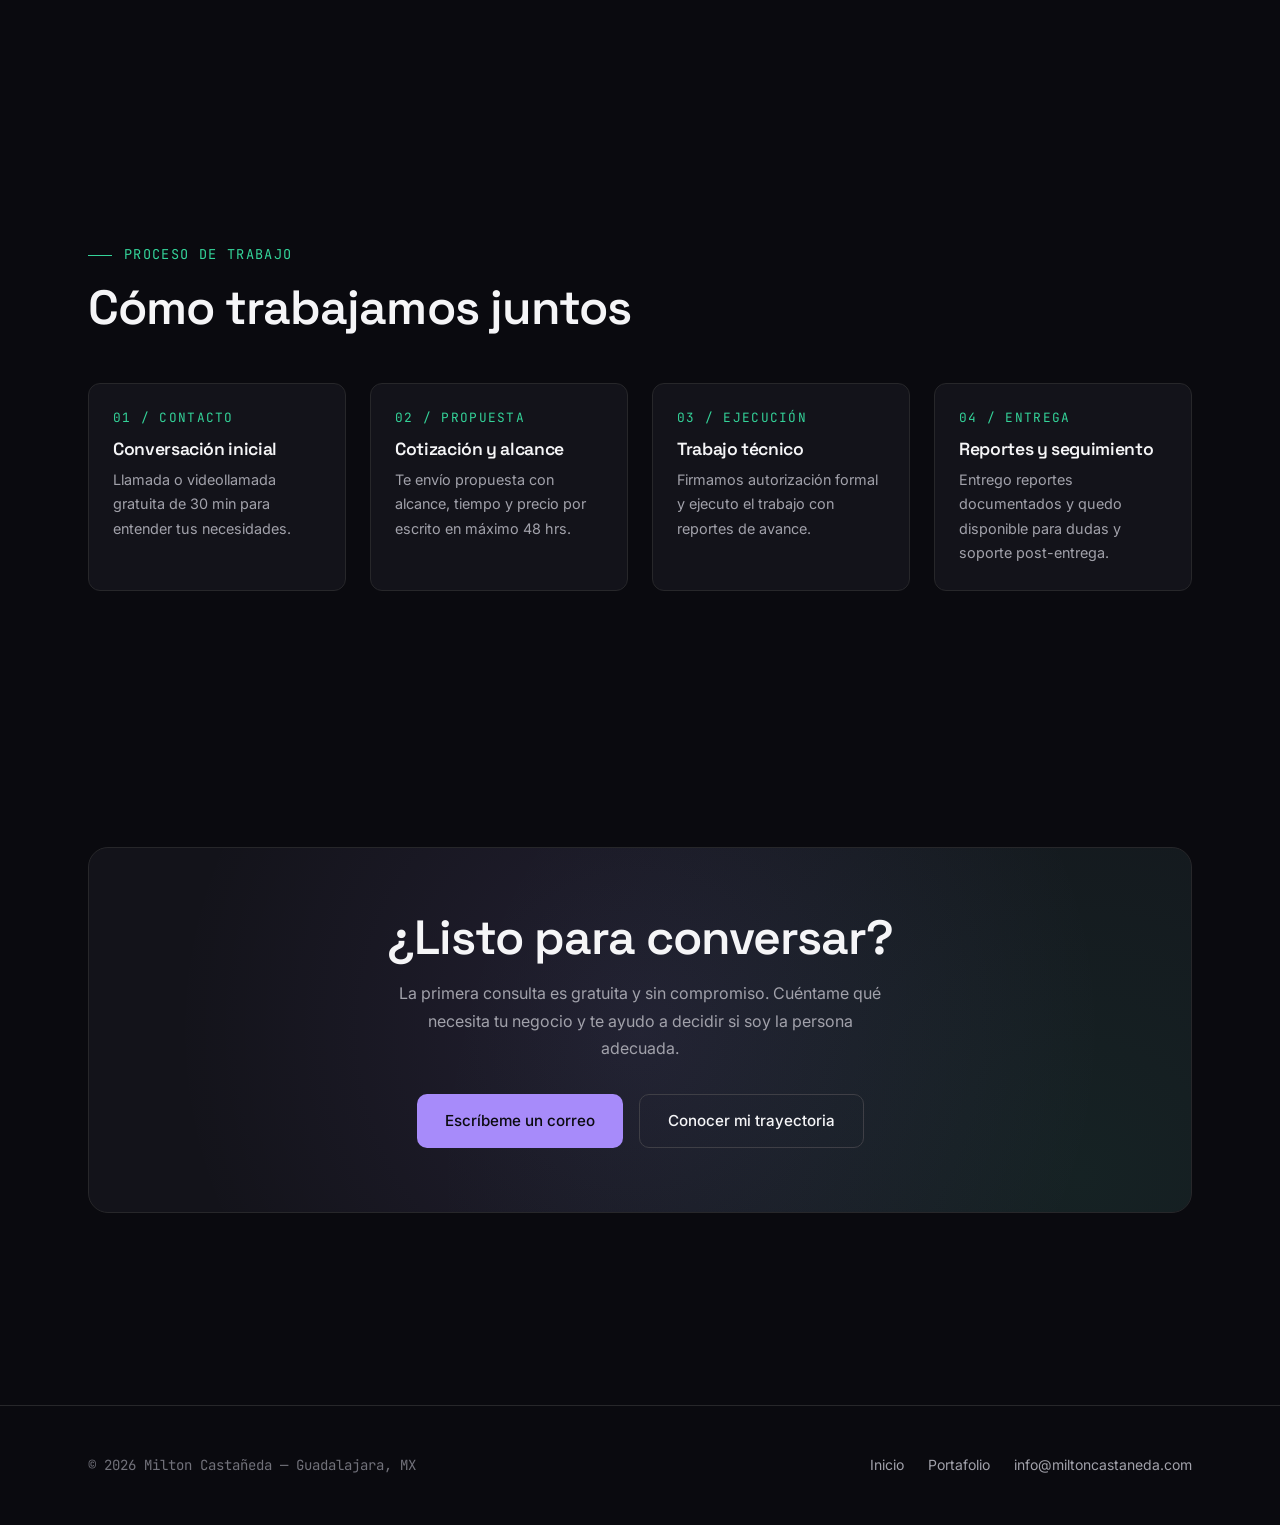
<file: servicios/index.html>
<!DOCTYPE html>
<html lang="es">
<head>
  <meta charset="UTF-8">
  <meta name="viewport" content="width=device-width, initial-scale=1.0">
  <meta name="description" content="Servicios independientes de ciberseguridad y redes para PyMEs en Guadalajara: pentesting, hardening y diagnóstico de red.">
  <title>Servicios — Milton Castañeda</title>

  <link rel="preconnect" href="https://fonts.googleapis.com">
  <link rel="preconnect" href="https://fonts.gstatic.com" crossorigin>
  <link href="https://fonts.googleapis.com/css2?family=Space+Grotesk:wght@400;500;600;700&family=Inter:wght@400;500;600&family=JetBrains+Mono:wght@400;500&display=swap" rel="stylesheet">

  <link rel="stylesheet" href="../assets/styles.css">
</head>
<body>

  <nav>
    <div class="container">
      <a href="../" class="logo">
        <span class="logo-dot"></span>
        <span>milton<span style="color: var(--accent-violet)">.</span>castaneda</span>
      </a>
      <div class="nav-links">
        <a href="../" data-lang="es">Inicio</a>
        <a href="../" data-lang="en">Home</a>
        <a href="../portafolio/" data-lang="es">Portafolio</a>
        <a href="../portafolio/" data-lang="en">Portfolio</a>
        <div class="lang-switcher" role="group" aria-label="Language">
          <button data-set-lang="es" aria-pressed="true">ES</button>
          <button data-set-lang="en" aria-pressed="false">EN</button>
        </div>
      </div>
    </div>
  </nav>

  <!-- HERO SERVICIOS -->
  <section>
    <div class="container">
      <div data-lang="es">
        <div class="section-label">SERVICIOS INDEPENDIENTES</div>
        <h1 style="font-size: clamp(2rem, 4vw, 3rem); margin-bottom: 1.5rem;">
          Ciberseguridad y redes <span class="gradient" style="background: linear-gradient(135deg, var(--accent-violet) 0%, var(--accent-mint) 100%); -webkit-background-clip: text; -webkit-text-fill-color: transparent; background-clip: text;">para PyMEs</span> en Guadalajara
        </h1>
        <p style="font-size: 1.15rem; max-width: 700px; margin-bottom: 2rem;">
          Proyectos puntuales de pentesting, diagnóstico de redes y hardening de infraestructura.
          Trabajo directo, sin intermediarios, con entregables documentados y atención personalizada.
        </p>
        <div class="cta-buttons" style="justify-content: flex-start;">
          <a href="mailto:info@miltoncastaneda.com?subject=Cotización%20de%20servicios" class="btn btn-primary">Solicitar cotización</a>
          <a href="#servicios" class="btn btn-secondary">Ver paquetes</a>
        </div>
      </div>

      <div data-lang="en" style="display:none">
        <div class="section-label">FREELANCE SERVICES</div>
        <h1 style="font-size: clamp(2rem, 4vw, 3rem); margin-bottom: 1.5rem;">
          Cybersecurity and networks <span class="gradient" style="background: linear-gradient(135deg, var(--accent-violet) 0%, var(--accent-mint) 100%); -webkit-background-clip: text; -webkit-text-fill-color: transparent; background-clip: text;">for SMBs</span> in Guadalajara
        </h1>
        <p style="font-size: 1.15rem; max-width: 700px; margin-bottom: 2rem;">
          On-demand projects in pentesting, network diagnostics and infrastructure hardening.
          Direct work, no middlemen, with documented deliverables and personalized attention.
        </p>
        <div class="cta-buttons" style="justify-content: flex-start;">
          <a href="mailto:info@miltoncastaneda.com?subject=Service%20Quote%20Request" class="btn btn-primary">Request a quote</a>
          <a href="#servicios" class="btn btn-secondary">View packages</a>
        </div>
      </div>
    </div>
  </section>

  <!-- POR QUÉ TRABAJAR CONMIGO -->
  <section>
    <div class="container">
      <div data-lang="es">
        <div class="section-label">POR QUÉ TRABAJAR CONMIGO</div>
        <h2>Honesto, técnico y accesible</h2>
      </div>
      <div data-lang="en" style="display:none">
        <div class="section-label">WHY WORK WITH ME</div>
        <h2>Honest, technical and accessible</h2>
      </div>

      <div class="grid grid-3" style="margin-top: 3rem;">
        <div class="card">
          <div data-lang="es">
            <h3>Experiencia en infraestructura real</h3>
            <p>Becario activo en una institución financiera. Conozco redes empresariales y entornos regulados, no solo laboratorios académicos.</p>
          </div>
          <div data-lang="en" style="display:none">
            <h3>Real infrastructure experience</h3>
            <p>Active intern at a financial institution. I know enterprise networks and regulated environments, not just academic labs.</p>
          </div>
        </div>

        <div class="card">
          <div data-lang="es">
            <h3>Tarifas accesibles</h3>
            <p>Precios pensados para PyMEs que no pueden pagar las tarifas de una consultora grande. Calidad sin gastar de más.</p>
          </div>
          <div data-lang="en" style="display:none">
            <h3>Accessible rates</h3>
            <p>Pricing designed for SMBs that can't pay big consultancy rates. Quality without overspending.</p>
          </div>
        </div>

        <div class="card">
          <div data-lang="es">
            <h3>Entregables documentados</h3>
            <p>Reportes técnicos y ejecutivos por escrito. No solo te digo qué está mal: te dejo evidencia y plan de remediación.</p>
          </div>
          <div data-lang="en" style="display:none">
            <h3>Documented deliverables</h3>
            <p>Written technical and executive reports. I don't just tell you what's wrong: I leave evidence and a remediation plan.</p>
          </div>
        </div>
      </div>
    </div>
  </section>

  <!-- PAQUETES -->
  <section id="servicios">
    <div class="container">
      <div data-lang="es">
        <div class="section-label">PAQUETES</div>
        <h2>Servicios y tarifas</h2>
        <p class="section-intro">
          Precios "desde" porque cada proyecto se cotiza según alcance (tamaño de red, número de aplicaciones, complejidad).
          La primera consulta es siempre gratuita.
        </p>
      </div>
      <div data-lang="en" style="display:none">
        <div class="section-label">PACKAGES</div>
        <h2>Services and rates</h2>
        <p class="section-intro">
          "From" pricing because every project is quoted by scope (network size, number of applications, complexity).
          The first consultation is always free.
        </p>
      </div>

      <div class="grid grid-2">

        <!-- Diagnóstico de Red -->
        <div class="service-card">
          <div data-lang="es">
            <h3>Diagnóstico de Red</h3>
            <p>Revisión integral de la infraestructura de red existente, identificación de riesgos y oportunidades de mejora.</p>
            <div class="price">
              <span class="from">Desde</span>
              $2,500 <span class="currency">MXN</span>
            </div>
            <ul class="service-features">
              <li>Mapeo y descubrimiento de dispositivos</li>
              <li>Revisión de configuración Wi-Fi</li>
              <li>Análisis de tráfico básico</li>
              <li>Identificación de vulnerabilidades visibles</li>
              <li>Reporte con recomendaciones de hardening</li>
            </ul>
            <div class="service-meta">
              <span>⏱ 2 días</span>
              <span>👥 Hasta 30 dispositivos</span>
            </div>
          </div>
          <div data-lang="en" style="display:none">
            <h3>Network Diagnostics</h3>
            <p>Integral review of existing network infrastructure, risk identification and improvement opportunities.</p>
            <div class="price">
              <span class="from">From</span>
              $2,500 <span class="currency">MXN</span>
            </div>
            <ul class="service-features">
              <li>Device mapping and discovery</li>
              <li>Wi-Fi configuration review</li>
              <li>Basic traffic analysis</li>
              <li>Visible vulnerability identification</li>
              <li>Report with hardening recommendations</li>
            </ul>
            <div class="service-meta">
              <span>⏱ 2 days</span>
              <span>👥 Up to 30 devices</span>
            </div>
          </div>
        </div>

        <!-- Pentest Web Básico (FEATURED) -->
        <div class="service-card featured">
          <div data-lang="es">
            <h3>Pentest Web Básico</h3>
            <p>Prueba de penetración orientada a sitios web, landing pages y aplicaciones de tamaño pequeño-mediano.</p>
            <div class="price">
              <span class="from">Desde</span>
              $4,500 <span class="currency">MXN</span>
            </div>
            <ul class="service-features">
              <li>Cobertura OWASP Top 10</li>
              <li>Escaneo automatizado y verificación manual</li>
              <li>Pruebas de inyección, XSS y autenticación</li>
              <li>Reporte técnico con evidencias (screenshots)</li>
              <li>Reporte ejecutivo para dirección</li>
              <li>Plan de remediación priorizado</li>
            </ul>
            <div class="service-meta">
              <span>⏱ 5-7 días</span>
              <span>🎯 1 aplicación</span>
            </div>
          </div>
          <div data-lang="en" style="display:none">
            <h3>Basic Web Pentest</h3>
            <p>Penetration testing focused on websites, landing pages and small-to-medium applications.</p>
            <div class="price">
              <span class="from">From</span>
              $4,500 <span class="currency">MXN</span>
            </div>
            <ul class="service-features">
              <li>OWASP Top 10 coverage</li>
              <li>Automated scanning + manual verification</li>
              <li>Injection, XSS and authentication tests</li>
              <li>Technical report with evidence (screenshots)</li>
              <li>Executive report for leadership</li>
              <li>Prioritized remediation plan</li>
            </ul>
            <div class="service-meta">
              <span>⏱ 5-7 days</span>
              <span>🎯 1 application</span>
            </div>
          </div>
        </div>

        <!-- Hardening de Servidores -->
        <div class="service-card">
          <div data-lang="es">
            <h3>Hardening de Infraestructura</h3>
            <p>Configuración segura de servidores y equipos de red bajo mejores prácticas de la industria.</p>
            <div class="price">
              <span class="from">Desde</span>
              $3,500 <span class="currency">MXN</span>
            </div>
            <ul class="service-features">
              <li>Servidores Linux o Windows</li>
              <li>Equipos de red (Cisco/Mikrotik)</li>
              <li>Aplicación de parches y actualizaciones</li>
              <li>Cierre de puertos innecesarios</li>
              <li>Configuración de logging centralizado</li>
              <li>Documentación de cambios aplicados</li>
            </ul>
            <div class="service-meta">
              <span>⏱ 3-5 días</span>
              <span>🛡 Hasta 3 servidores</span>
            </div>
          </div>
          <div data-lang="en" style="display:none">
            <h3>Infrastructure Hardening</h3>
            <p>Secure configuration of servers and network equipment under industry best practices.</p>
            <div class="price">
              <span class="from">From</span>
              $3,500 <span class="currency">MXN</span>
            </div>
            <ul class="service-features">
              <li>Linux or Windows servers</li>
              <li>Network equipment (Cisco/Mikrotik)</li>
              <li>Patch and update application</li>
              <li>Unnecessary port closure</li>
              <li>Centralized logging setup</li>
              <li>Documentation of applied changes</li>
            </ul>
            <div class="service-meta">
              <span>⏱ 3-5 days</span>
              <span>🛡 Up to 3 servers</span>
            </div>
          </div>
        </div>

        <!-- Asesoría por hora -->
        <div class="service-card">
          <div data-lang="es">
            <h3>Asesoría y Consultoría</h3>
            <p>Sesiones puntuales para resolver dudas, revisar arquitecturas o acompañar a tu equipo en decisiones técnicas.</p>
            <div class="price">
              <span class="from">Desde</span>
              $400 <span class="currency">MXN / hr</span>
            </div>
            <ul class="service-features">
              <li>Revisión de configuraciones existentes</li>
              <li>Recomendaciones de arquitectura</li>
              <li>Análisis de incidentes puntuales</li>
              <li>Acompañamiento a tu equipo IT</li>
              <li>Vía videollamada o presencial en GDL</li>
            </ul>
            <div class="service-meta">
              <span>⏱ Mínimo 2 horas</span>
              <span>💬 Remoto o presencial</span>
            </div>
          </div>
          <div data-lang="en" style="display:none">
            <h3>Consulting & Advisory</h3>
            <p>Targeted sessions to solve doubts, review architectures or accompany your team in technical decisions.</p>
            <div class="price">
              <span class="from">From</span>
              $400 <span class="currency">MXN / hr</span>
            </div>
            <ul class="service-features">
              <li>Existing configuration review</li>
              <li>Architecture recommendations</li>
              <li>Targeted incident analysis</li>
              <li>IT team support</li>
              <li>Video call or in-person in GDL</li>
            </ul>
            <div class="service-meta">
              <span>⏱ 2 hour minimum</span>
              <span>💬 Remote or in-person</span>
            </div>
          </div>
        </div>

      </div>

      <!-- Disclaimer -->
      <div class="note">
        <div data-lang="es">
          <span class="note-label">NOTA SOBRE FACTURACIÓN</span>
          La facturación CFDI está disponible bajo solicitud para proyectos que lo requieran. Para PyMEs que no necesitan factura, se puede operar con recibo simple.
        </div>
        <div data-lang="en" style="display:none">
          <span class="note-label">BILLING NOTE</span>
          CFDI invoicing available upon request for projects that require it. For SMBs that don't need an invoice, simple receipt-based billing is also an option.
        </div>
      </div>
    </div>
  </section>

  <!-- PROCESO -->
  <section>
    <div class="container">
      <div data-lang="es">
        <div class="section-label">PROCESO DE TRABAJO</div>
        <h2>Cómo trabajamos juntos</h2>
      </div>
      <div data-lang="en" style="display:none">
        <div class="section-label">WORK PROCESS</div>
        <h2>How we work together</h2>
      </div>

      <div class="process-grid">
        <div class="process-step">
          <div data-lang="es">
            <div class="number">01 / CONTACTO</div>
            <h3>Conversación inicial</h3>
            <p>Llamada o videollamada gratuita de 30 min para entender tus necesidades.</p>
          </div>
          <div data-lang="en" style="display:none">
            <div class="number">01 / CONTACT</div>
            <h3>Initial conversation</h3>
            <p>Free 30-min call or video call to understand your needs.</p>
          </div>
        </div>

        <div class="process-step">
          <div data-lang="es">
            <div class="number">02 / PROPUESTA</div>
            <h3>Cotización y alcance</h3>
            <p>Te envío propuesta con alcance, tiempo y precio por escrito en máximo 48 hrs.</p>
          </div>
          <div data-lang="en" style="display:none">
            <div class="number">02 / PROPOSAL</div>
            <h3>Quote and scope</h3>
            <p>I send a written proposal with scope, timing and price within 48 hours.</p>
          </div>
        </div>

        <div class="process-step">
          <div data-lang="es">
            <div class="number">03 / EJECUCIÓN</div>
            <h3>Trabajo técnico</h3>
            <p>Firmamos autorización formal y ejecuto el trabajo con reportes de avance.</p>
          </div>
          <div data-lang="en" style="display:none">
            <div class="number">03 / EXECUTION</div>
            <h3>Technical work</h3>
            <p>We sign formal authorization and I execute the work with progress reports.</p>
          </div>
        </div>

        <div class="process-step">
          <div data-lang="es">
            <div class="number">04 / ENTREGA</div>
            <h3>Reportes y seguimiento</h3>
            <p>Entrego reportes documentados y quedo disponible para dudas y soporte post-entrega.</p>
          </div>
          <div data-lang="en" style="display:none">
            <div class="number">04 / DELIVERY</div>
            <h3>Reports and follow-up</h3>
            <p>I deliver documented reports and remain available for questions and post-delivery support.</p>
          </div>
        </div>
      </div>
    </div>
  </section>

  <!-- CTA FINAL -->
  <section>
    <div class="container">
      <div class="cta-banner">
        <div data-lang="es">
          <h2>¿Listo para conversar?</h2>
          <p>La primera consulta es gratuita y sin compromiso. Cuéntame qué necesita tu negocio y te ayudo a decidir si soy la persona adecuada.</p>
          <div class="cta-buttons">
            <a href="mailto:info@miltoncastaneda.com?subject=Consulta%20de%20servicios" class="btn btn-primary">Escríbeme un correo</a>
            <a href="../portafolio/" class="btn btn-secondary">Conocer mi trayectoria</a>
          </div>
        </div>
        <div data-lang="en" style="display:none">
          <h2>Ready to talk?</h2>
          <p>The first consultation is free with no commitment. Tell me what your business needs and I'll help you decide if I'm the right person.</p>
          <div class="cta-buttons">
            <a href="mailto:info@miltoncastaneda.com?subject=Service%20Inquiry" class="btn btn-primary">Send me an email</a>
            <a href="../portafolio/" class="btn btn-secondary">Learn about my background</a>
          </div>
        </div>
      </div>
    </div>
  </section>

  <footer>
    <div class="container">
      <div class="footer-meta">
        © 2026 Milton Castañeda — Guadalajara, MX
      </div>
      <div class="footer-links">
        <a href="../">
          <span data-lang="es">Inicio</span>
          <span data-lang="en" style="display:none">Home</span>
        </a>
        <a href="../portafolio/">
          <span data-lang="es">Portafolio</span>
          <span data-lang="en" style="display:none">Portfolio</span>
        </a>
        <a href="mailto:info@miltoncastaneda.com">info@miltoncastaneda.com</a>
      </div>
    </div>
  </footer>

  <script src="../assets/script.js"></script>
</body>
</html>
</file>
<file: assets/styles.css>
/* ============================================
   MILTON CASTAÑEDA — Personal Site
   Paleta: dark sofisticado + violeta + verde menta
   ============================================ */

:root {
  --bg-primary: #0A0A0F;
  --bg-secondary: #13131A;
  --bg-tertiary: #1C1C24;
  --text-primary: #F5F5F7;
  --text-secondary: #A1A1AA;
  --text-muted: #71717A;
  --accent-violet: #A78BFA;
  --accent-violet-dim: #7C3AED;
  --accent-mint: #34D399;
  --accent-mint-dim: #10B981;
  --border: #27272A;
  --border-strong: #3F3F46;

  --font-display: 'Space Grotesk', 'Inter', -apple-system, sans-serif;
  --font-body: 'Inter', -apple-system, BlinkMacSystemFont, sans-serif;
  --font-mono: 'JetBrains Mono', 'Fira Code', monospace;

  --max-width: 1200px;
  --section-padding: clamp(4rem, 10vw, 8rem);
}

* {
  margin: 0;
  padding: 0;
  box-sizing: border-box;
}

html {
  scroll-behavior: smooth;
}

body {
  background: var(--bg-primary);
  color: var(--text-primary);
  font-family: var(--font-body);
  font-size: 16px;
  line-height: 1.6;
  -webkit-font-smoothing: antialiased;
  -moz-osx-font-smoothing: grayscale;
  overflow-x: hidden;
}

/* Background atmosphere */
body::before {
  content: '';
  position: fixed;
  top: 0;
  left: 0;
  width: 100%;
  height: 100%;
  background:
    radial-gradient(circle at 20% 30%, rgba(167, 139, 250, 0.08) 0%, transparent 50%),
    radial-gradient(circle at 80% 70%, rgba(52, 211, 153, 0.06) 0%, transparent 50%);
  pointer-events: none;
  z-index: -1;
}

/* Grid noise texture */
body::after {
  content: '';
  position: fixed;
  top: 0;
  left: 0;
  width: 100%;
  height: 100%;
  background-image:
    linear-gradient(rgba(255, 255, 255, 0.015) 1px, transparent 1px),
    linear-gradient(90deg, rgba(255, 255, 255, 0.015) 1px, transparent 1px);
  background-size: 60px 60px;
  pointer-events: none;
  z-index: -1;
}

/* ============================================
   TYPOGRAPHY
   ============================================ */

h1, h2, h3, h4 {
  font-family: var(--font-display);
  font-weight: 600;
  letter-spacing: -0.02em;
  line-height: 1.1;
}

h1 {
  font-size: clamp(2.5rem, 6vw, 4.5rem);
  font-weight: 700;
}

h2 {
  font-size: clamp(2rem, 4vw, 3rem);
  margin-bottom: 1.5rem;
}

h3 {
  font-size: clamp(1.25rem, 2vw, 1.5rem);
  margin-bottom: 0.75rem;
}

p {
  color: var(--text-secondary);
  line-height: 1.7;
}

a {
  color: var(--accent-violet);
  text-decoration: none;
  transition: color 0.2s ease;
}

a:hover {
  color: var(--accent-mint);
}

.mono {
  font-family: var(--font-mono);
  font-size: 0.875rem;
}

/* ============================================
   LAYOUT
   ============================================ */

.container {
  max-width: var(--max-width);
  margin: 0 auto;
  padding: 0 clamp(1.5rem, 5vw, 3rem);
}

section {
  padding: var(--section-padding) 0;
  position: relative;
}

/* ============================================
   NAVIGATION
   ============================================ */

nav {
  position: sticky;
  top: 0;
  z-index: 100;
  background: rgba(10, 10, 15, 0.8);
  backdrop-filter: blur(20px);
  -webkit-backdrop-filter: blur(20px);
  border-bottom: 1px solid var(--border);
  padding: 1rem 0;
}

nav .container {
  display: flex;
  justify-content: space-between;
  align-items: center;
}

.logo {
  font-family: var(--font-display);
  font-weight: 700;
  font-size: 1.25rem;
  color: var(--text-primary);
  letter-spacing: -0.02em;
  display: flex;
  align-items: center;
  gap: 0.5rem;
}

.logo-dot {
  width: 8px;
  height: 8px;
  background: var(--accent-mint);
  border-radius: 50%;
  display: inline-block;
  box-shadow: 0 0 12px var(--accent-mint);
  animation: pulse 2s infinite;
}

@keyframes pulse {
  0%, 100% { opacity: 1; }
  50% { opacity: 0.5; }
}

.nav-links {
  display: flex;
  gap: 2rem;
  align-items: center;
}

.nav-links a {
  color: var(--text-secondary);
  font-size: 0.95rem;
  font-weight: 500;
  transition: color 0.2s ease;
}

.nav-links a:hover {
  color: var(--text-primary);
}

.lang-switcher {
  display: flex;
  background: var(--bg-secondary);
  border: 1px solid var(--border);
  border-radius: 8px;
  overflow: hidden;
  font-family: var(--font-mono);
  font-size: 0.75rem;
}

.lang-switcher button {
  background: transparent;
  border: none;
  color: var(--text-muted);
  padding: 0.4rem 0.75rem;
  cursor: pointer;
  font-family: inherit;
  font-size: inherit;
  font-weight: 600;
  transition: all 0.2s ease;
}

.lang-switcher button.active {
  background: var(--accent-violet);
  color: var(--bg-primary);
}

.lang-switcher button:hover:not(.active) {
  color: var(--text-primary);
}

/* ============================================
   BUTTONS
   ============================================ */

.btn {
  display: inline-flex;
  align-items: center;
  gap: 0.5rem;
  padding: 0.875rem 1.75rem;
  border-radius: 10px;
  font-family: var(--font-body);
  font-weight: 500;
  font-size: 0.95rem;
  text-decoration: none;
  transition: all 0.2s ease;
  cursor: pointer;
  border: none;
}

.btn-primary {
  background: var(--accent-violet);
  color: var(--bg-primary);
}

.btn-primary:hover {
  background: var(--accent-mint);
  color: var(--bg-primary);
  transform: translateY(-2px);
  box-shadow: 0 12px 24px rgba(52, 211, 153, 0.2);
}

.btn-secondary {
  background: transparent;
  color: var(--text-primary);
  border: 1px solid var(--border-strong);
}

.btn-secondary:hover {
  border-color: var(--accent-violet);
  color: var(--accent-violet);
  transform: translateY(-2px);
}

.btn-ghost {
  background: transparent;
  color: var(--text-secondary);
  padding: 0.5rem 0;
}

.btn-ghost:hover {
  color: var(--accent-mint);
}

/* ============================================
   HERO / LANDING
   ============================================ */

.hero {
  min-height: 100vh;
  display: flex;
  flex-direction: column;
  justify-content: center;
  padding-top: 4rem;
  padding-bottom: 4rem;
}

.hero-eyebrow {
  font-family: var(--font-mono);
  font-size: 0.85rem;
  color: var(--accent-mint);
  letter-spacing: 0.1em;
  text-transform: uppercase;
  margin-bottom: 1.5rem;
  display: flex;
  align-items: center;
  gap: 0.75rem;
  opacity: 0;
  animation: fadeUp 0.8s ease forwards;
}

.hero-eyebrow::before {
  content: '';
  width: 32px;
  height: 1px;
  background: var(--accent-mint);
}

.hero h1 {
  margin-bottom: 1.5rem;
  opacity: 0;
  animation: fadeUp 0.8s 0.1s ease forwards;
}

.hero h1 .gradient {
  background: linear-gradient(135deg, var(--accent-violet) 0%, var(--accent-mint) 100%);
  -webkit-background-clip: text;
  -webkit-text-fill-color: transparent;
  background-clip: text;
}

.hero-subtitle {
  font-size: clamp(1.1rem, 2vw, 1.25rem);
  color: var(--text-secondary);
  max-width: 600px;
  margin-bottom: 3rem;
  opacity: 0;
  animation: fadeUp 0.8s 0.2s ease forwards;
}

.hero-paths {
  display: grid;
  grid-template-columns: repeat(auto-fit, minmax(280px, 1fr));
  gap: 1.5rem;
  max-width: 800px;
  opacity: 0;
  animation: fadeUp 0.8s 0.3s ease forwards;
}

.path-card {
  background: var(--bg-secondary);
  border: 1px solid var(--border);
  border-radius: 16px;
  padding: 2rem;
  text-decoration: none;
  transition: all 0.3s ease;
  position: relative;
  overflow: hidden;
}

.path-card::before {
  content: '';
  position: absolute;
  top: 0;
  left: 0;
  width: 100%;
  height: 2px;
  background: linear-gradient(90deg, transparent, var(--accent-violet), transparent);
  transform: translateX(-100%);
  transition: transform 0.6s ease;
}

.path-card:hover::before {
  transform: translateX(100%);
}

.path-card:hover {
  border-color: var(--accent-violet);
  transform: translateY(-4px);
  background: var(--bg-tertiary);
}

.path-card .icon {
  width: 40px;
  height: 40px;
  display: flex;
  align-items: center;
  justify-content: center;
  background: rgba(167, 139, 250, 0.1);
  border-radius: 10px;
  margin-bottom: 1.25rem;
  font-size: 1.25rem;
}

.path-card h3 {
  color: var(--text-primary);
  margin-bottom: 0.5rem;
}

.path-card p {
  color: var(--text-secondary);
  font-size: 0.95rem;
  margin-bottom: 1rem;
}

.path-card .arrow {
  color: var(--accent-mint);
  font-family: var(--font-mono);
  font-size: 0.85rem;
}

@keyframes fadeUp {
  from {
    opacity: 0;
    transform: translateY(20px);
  }
  to {
    opacity: 1;
    transform: translateY(0);
  }
}

/* ============================================
   SECTION HEADERS
   ============================================ */

.section-label {
  font-family: var(--font-mono);
  font-size: 0.85rem;
  color: var(--accent-mint);
  letter-spacing: 0.1em;
  text-transform: uppercase;
  margin-bottom: 1rem;
  display: flex;
  align-items: center;
  gap: 0.75rem;
}

.section-label::before {
  content: '';
  width: 24px;
  height: 1px;
  background: var(--accent-mint);
}

.section-intro {
  max-width: 700px;
  margin-bottom: 4rem;
}

/* ============================================
   CARDS / GRID
   ============================================ */

.grid {
  display: grid;
  gap: 1.5rem;
}

.grid-2 { grid-template-columns: repeat(auto-fit, minmax(300px, 1fr)); }
.grid-3 { grid-template-columns: repeat(auto-fit, minmax(280px, 1fr)); }

.card {
  background: var(--bg-secondary);
  border: 1px solid var(--border);
  border-radius: 16px;
  padding: 2rem;
  transition: all 0.3s ease;
}

.card:hover {
  border-color: var(--border-strong);
  transform: translateY(-2px);
}

/* ============================================
   FOOTER
   ============================================ */

footer {
  border-top: 1px solid var(--border);
  padding: 3rem 0;
  margin-top: 4rem;
}

footer .container {
  display: flex;
  justify-content: space-between;
  align-items: center;
  flex-wrap: wrap;
  gap: 2rem;
}

.footer-meta {
  color: var(--text-muted);
  font-size: 0.875rem;
  font-family: var(--font-mono);
}

.footer-links {
  display: flex;
  gap: 1.5rem;
}

.footer-links a {
  color: var(--text-secondary);
  font-size: 0.875rem;
}

.footer-links a:hover {
  color: var(--accent-mint);
}

/* ============================================
   RESPONSIVE
   ============================================ */

@media (max-width: 768px) {
  .nav-links {
    gap: 1rem;
  }

  .nav-links a:not(.lang-switcher) {
    display: none;
  }

  .hero-paths {
    grid-template-columns: 1fr;
  }

  footer .container {
    flex-direction: column;
    text-align: center;
  }
}

/* ============================================
   PAGE-SPECIFIC: PORTAFOLIO
   ============================================ */

.profile-header {
  display: grid;
  grid-template-columns: 1fr;
  gap: 2rem;
  margin-bottom: 4rem;
}

@media (min-width: 768px) {
  .profile-header {
    grid-template-columns: auto 1fr;
    align-items: center;
  }
}

.profile-avatar {
  width: 140px;
  height: 140px;
  border-radius: 50%;
  background: linear-gradient(135deg, var(--accent-violet) 0%, var(--accent-mint) 100%);
  display: flex;
  align-items: center;
  justify-content: center;
  font-family: var(--font-display);
  font-size: 3rem;
  font-weight: 700;
  color: var(--bg-primary);
  border: 3px solid var(--bg-secondary);
  box-shadow: 0 0 0 1px var(--border-strong);
}

.contact-list {
  list-style: none;
  display: flex;
  flex-wrap: wrap;
  gap: 1.5rem;
  margin-top: 1rem;
}

.contact-list li {
  display: flex;
  align-items: center;
  gap: 0.5rem;
  color: var(--text-secondary);
  font-size: 0.95rem;
}

.contact-list .label {
  color: var(--text-muted);
  font-family: var(--font-mono);
  font-size: 0.8rem;
}

.timeline-item {
  border-left: 2px solid var(--border);
  padding-left: 1.5rem;
  padding-bottom: 2rem;
  position: relative;
}

.timeline-item::before {
  content: '';
  position: absolute;
  left: -7px;
  top: 6px;
  width: 12px;
  height: 12px;
  border-radius: 50%;
  background: var(--accent-violet);
  border: 2px solid var(--bg-primary);
}

.timeline-item:last-child {
  padding-bottom: 0;
}

.timeline-item .date {
  font-family: var(--font-mono);
  font-size: 0.8rem;
  color: var(--accent-mint);
  letter-spacing: 0.05em;
  margin-bottom: 0.5rem;
}

.timeline-item h3 {
  color: var(--text-primary);
  margin-bottom: 0.25rem;
}

.timeline-item .org {
  color: var(--text-secondary);
  font-size: 0.95rem;
  margin-bottom: 0.75rem;
}

.skill-tag {
  display: inline-block;
  background: var(--bg-tertiary);
  border: 1px solid var(--border);
  color: var(--text-secondary);
  font-family: var(--font-mono);
  font-size: 0.8rem;
  padding: 0.25rem 0.65rem;
  border-radius: 6px;
  margin: 0.25rem 0.25rem 0.25rem 0;
}

.skill-tag.highlight {
  background: rgba(167, 139, 250, 0.1);
  border-color: var(--accent-violet);
  color: var(--accent-violet);
}

/* ============================================
   PAGE-SPECIFIC: SERVICIOS
   ============================================ */

.service-card {
  background: var(--bg-secondary);
  border: 1px solid var(--border);
  border-radius: 16px;
  padding: 2rem;
  display: flex;
  flex-direction: column;
  transition: all 0.3s ease;
  position: relative;
  overflow: hidden;
}

.service-card:hover {
  border-color: var(--accent-violet);
  transform: translateY(-4px);
}

.service-card.featured {
  border-color: var(--accent-mint);
  background: linear-gradient(180deg, rgba(52, 211, 153, 0.05) 0%, var(--bg-secondary) 50%);
}

.service-card.featured::before {
  content: 'POPULAR';
  position: absolute;
  top: 1rem;
  right: 1rem;
  font-family: var(--font-mono);
  font-size: 0.7rem;
  letter-spacing: 0.1em;
  background: var(--accent-mint);
  color: var(--bg-primary);
  padding: 0.25rem 0.6rem;
  border-radius: 6px;
  font-weight: 700;
}

.service-card h3 {
  margin-bottom: 0.75rem;
}

.service-card .price {
  font-family: var(--font-display);
  font-size: 2rem;
  font-weight: 700;
  color: var(--text-primary);
  margin: 1rem 0;
}

.service-card .price .from {
  font-family: var(--font-mono);
  font-size: 0.75rem;
  color: var(--text-muted);
  letter-spacing: 0.1em;
  text-transform: uppercase;
  display: block;
  margin-bottom: 0.25rem;
}

.service-card .price .currency {
  font-size: 1rem;
  color: var(--text-secondary);
  margin-left: 0.25rem;
}

.service-features {
  list-style: none;
  margin: 1.5rem 0;
  flex-grow: 1;
}

.service-features li {
  color: var(--text-secondary);
  font-size: 0.95rem;
  padding: 0.5rem 0;
  display: flex;
  align-items: flex-start;
  gap: 0.75rem;
}

.service-features li::before {
  content: '→';
  color: var(--accent-mint);
  font-family: var(--font-mono);
  flex-shrink: 0;
}

.service-meta {
  display: flex;
  gap: 1.5rem;
  padding-top: 1rem;
  border-top: 1px solid var(--border);
  font-family: var(--font-mono);
  font-size: 0.8rem;
  color: var(--text-muted);
}

.cta-banner {
  background: var(--bg-secondary);
  border: 1px solid var(--border);
  border-radius: 20px;
  padding: clamp(2rem, 5vw, 4rem);
  text-align: center;
  position: relative;
  overflow: hidden;
}

.cta-banner::before {
  content: '';
  position: absolute;
  top: -50%;
  left: -50%;
  width: 200%;
  height: 200%;
  background:
    radial-gradient(circle, rgba(167, 139, 250, 0.1) 0%, transparent 40%),
    radial-gradient(circle at 70% 70%, rgba(52, 211, 153, 0.08) 0%, transparent 40%);
  pointer-events: none;
}

.cta-banner > * {
  position: relative;
  z-index: 1;
}

.cta-banner h2 {
  margin-bottom: 1rem;
}

.cta-banner p {
  max-width: 500px;
  margin: 0 auto 2rem;
}

.cta-buttons {
  display: flex;
  gap: 1rem;
  justify-content: center;
  flex-wrap: wrap;
}

/* Process steps */
.process-grid {
  display: grid;
  grid-template-columns: repeat(auto-fit, minmax(220px, 1fr));
  gap: 1.5rem;
  margin-top: 3rem;
}

.process-step {
  position: relative;
  padding: 1.5rem;
  background: var(--bg-secondary);
  border: 1px solid var(--border);
  border-radius: 12px;
}

.process-step .number {
  font-family: var(--font-mono);
  font-size: 0.8rem;
  color: var(--accent-mint);
  letter-spacing: 0.1em;
  margin-bottom: 0.75rem;
}

.process-step h3 {
  font-size: 1.1rem;
  margin-bottom: 0.5rem;
}

.process-step p {
  font-size: 0.9rem;
}

/* Disclaimer note */
.note {
  background: var(--bg-tertiary);
  border-left: 3px solid var(--accent-violet);
  padding: 1rem 1.5rem;
  border-radius: 8px;
  margin-top: 2rem;
  font-size: 0.9rem;
}

.note .note-label {
  font-family: var(--font-mono);
  font-size: 0.75rem;
  color: var(--accent-violet);
  letter-spacing: 0.1em;
  text-transform: uppercase;
  display: block;
  margin-bottom: 0.5rem;
}
</file>
